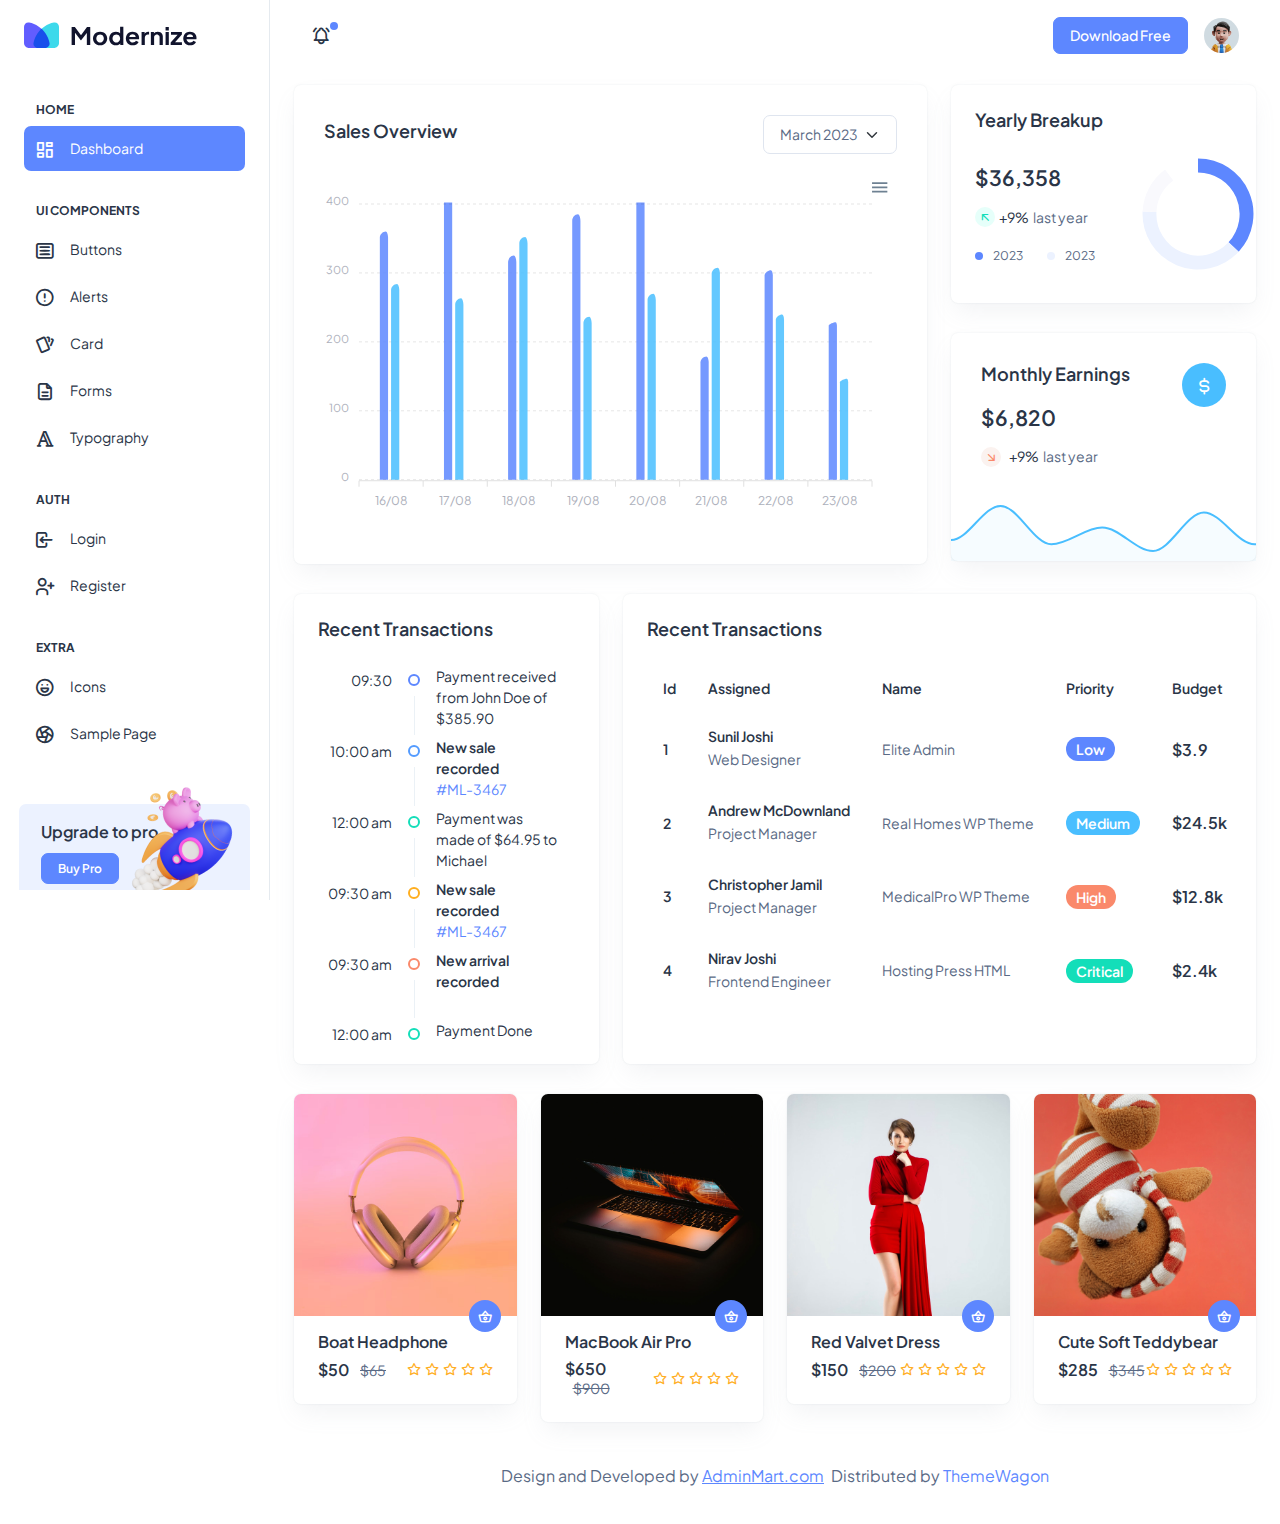
<file: wwwroot/Login_Register/src/html/index.html>
<!doctype html>
<html lang="en">

<head>
  <meta charset="utf-8">
  <meta name="viewport" content="width=device-width, initial-scale=1">
  <title>Modernize Free</title>
  <link rel="shortcut icon" type="image/png" href="../assets/images/logos/favicon.png" />
  <link rel="stylesheet" href="../assets/css/styles.min.css" />
</head>

<body>
  <!--  Body Wrapper -->
  <div class="page-wrapper" id="main-wrapper" data-layout="vertical" data-navbarbg="skin6" data-sidebartype="full"
    data-sidebar-position="fixed" data-header-position="fixed">
    <!-- Sidebar Start -->
    <aside class="left-sidebar">
      <!-- Sidebar scroll-->
      <div>
        <div class="brand-logo d-flex align-items-center justify-content-between">
          <a href="./index.html" class="text-nowrap logo-img">
            <img src="../assets/images/logos/dark-logo.svg" width="180" alt="" />
          </a>
          <div class="close-btn d-xl-none d-block sidebartoggler cursor-pointer" id="sidebarCollapse">
            <i class="ti ti-x fs-8"></i>
          </div>
        </div>
        <!-- Sidebar navigation-->
        <nav class="sidebar-nav scroll-sidebar" data-simplebar="">
          <ul id="sidebarnav">
            <li class="nav-small-cap">
              <i class="ti ti-dots nav-small-cap-icon fs-4"></i>
              <span class="hide-menu">Home</span>
            </li>
            <li class="sidebar-item">
              <a class="sidebar-link" href="./index.html" aria-expanded="false">
                <span>
                  <i class="ti ti-layout-dashboard"></i>
                </span>
                <span class="hide-menu">Dashboard</span>
              </a>
            </li>
            <li class="nav-small-cap">
              <i class="ti ti-dots nav-small-cap-icon fs-4"></i>
              <span class="hide-menu">UI COMPONENTS</span>
            </li>
            <li class="sidebar-item">
              <a class="sidebar-link" href="./ui-buttons.html" aria-expanded="false">
                <span>
                  <i class="ti ti-article"></i>
                </span>
                <span class="hide-menu">Buttons</span>
              </a>
            </li>
            <li class="sidebar-item">
              <a class="sidebar-link" href="./ui-alerts.html" aria-expanded="false">
                <span>
                  <i class="ti ti-alert-circle"></i>
                </span>
                <span class="hide-menu">Alerts</span>
              </a>
            </li>
            <li class="sidebar-item">
              <a class="sidebar-link" href="./ui-card.html" aria-expanded="false">
                <span>
                  <i class="ti ti-cards"></i>
                </span>
                <span class="hide-menu">Card</span>
              </a>
            </li>
            <li class="sidebar-item">
              <a class="sidebar-link" href="./ui-forms.html" aria-expanded="false">
                <span>
                  <i class="ti ti-file-description"></i>
                </span>
                <span class="hide-menu">Forms</span>
              </a>
            </li>
            <li class="sidebar-item">
              <a class="sidebar-link" href="./ui-typography.html" aria-expanded="false">
                <span>
                  <i class="ti ti-typography"></i>
                </span>
                <span class="hide-menu">Typography</span>
              </a>
            </li>
            <li class="nav-small-cap">
              <i class="ti ti-dots nav-small-cap-icon fs-4"></i>
              <span class="hide-menu">AUTH</span>
            </li>
            <li class="sidebar-item">
              <a class="sidebar-link" href="./authentication-login.html" aria-expanded="false">
                <span>
                  <i class="ti ti-login"></i>
                </span>
                <span class="hide-menu">Login</span>
              </a>
            </li>
            <li class="sidebar-item">
              <a class="sidebar-link" href="./authentication-register.html" aria-expanded="false">
                <span>
                  <i class="ti ti-user-plus"></i>
                </span>
                <span class="hide-menu">Register</span>
              </a>
            </li>
            <li class="nav-small-cap">
              <i class="ti ti-dots nav-small-cap-icon fs-4"></i>
              <span class="hide-menu">EXTRA</span>
            </li>
            <li class="sidebar-item">
              <a class="sidebar-link" href="./icon-tabler.html" aria-expanded="false">
                <span>
                  <i class="ti ti-mood-happy"></i>
                </span>
                <span class="hide-menu">Icons</span>
              </a>
            </li>
            <li class="sidebar-item">
              <a class="sidebar-link" href="./sample-page.html" aria-expanded="false">
                <span>
                  <i class="ti ti-aperture"></i>
                </span>
                <span class="hide-menu">Sample Page</span>
              </a>
            </li>
          </ul>
          <div class="unlimited-access hide-menu bg-light-primary position-relative mb-7 mt-5 rounded">
            <div class="d-flex">
              <div class="unlimited-access-title me-3">
                <h6 class="fw-semibold fs-4 mb-6 text-dark w-85">Upgrade to pro</h6>
                <a href="https://adminmart.com/product/modernize-bootstrap-5-admin-template/" target="_blank" class="btn btn-primary fs-2 fw-semibold lh-sm">Buy Pro</a>
              </div>
              <div class="unlimited-access-img">
                <img src="../assets/images/backgrounds/rocket.png" alt="" class="img-fluid">
              </div>
            </div>
          </div>
        </nav>
        <!-- End Sidebar navigation -->
      </div>
      <!-- End Sidebar scroll-->
    </aside>
    <!--  Sidebar End -->
    <!--  Main wrapper -->
    <div class="body-wrapper">
        <!--  Header Start -->
        <header class="app-header">
          <nav class="navbar navbar-expand-lg navbar-light">
            <ul class="navbar-nav">
              <li class="nav-item d-block d-xl-none">
                <a class="nav-link sidebartoggler nav-icon-hover" id="headerCollapse" href="javascript:void(0)">
                  <i class="ti ti-menu-2"></i>
                </a>
              </li>
              <li class="nav-item">
                <a class="nav-link nav-icon-hover" href="javascript:void(0)">
                  <i class="ti ti-bell-ringing"></i>
                  <div class="notification bg-primary rounded-circle"></div>
                </a>
              </li>
            </ul>
            <div class="navbar-collapse justify-content-end px-0" id="navbarNav">
              <ul class="navbar-nav flex-row ms-auto align-items-center justify-content-end">
                <a href="https://adminmart.com/product/modernize-free-bootstrap-admin-dashboard/" target="_blank" class="btn btn-primary">Download Free</a>
                <li class="nav-item dropdown">
                  <a class="nav-link nav-icon-hover" href="javascript:void(0)" id="drop2" data-bs-toggle="dropdown"
                    aria-expanded="false">
                    <img src="../assets/images/profile/user-1.jpg" alt="" width="35" height="35" class="rounded-circle">
                  </a>
                  <div class="dropdown-menu dropdown-menu-end dropdown-menu-animate-up" aria-labelledby="drop2">
                    <div class="message-body">
                      <a href="javascript:void(0)" class="d-flex align-items-center gap-2 dropdown-item">
                        <i class="ti ti-user fs-6"></i>
                        <p class="mb-0 fs-3">My Profile</p>
                      </a>
                      <a href="javascript:void(0)" class="d-flex align-items-center gap-2 dropdown-item">
                        <i class="ti ti-mail fs-6"></i>
                        <p class="mb-0 fs-3">My Account</p>
                      </a>
                      <a href="javascript:void(0)" class="d-flex align-items-center gap-2 dropdown-item">
                        <i class="ti ti-list-check fs-6"></i>
                        <p class="mb-0 fs-3">My Task</p>
                      </a>
                      <a href="./authentication-login.html" class="btn btn-outline-primary mx-3 mt-2 d-block">Logout</a>
                    </div>
                  </div>
                </li>
              </ul>
            </div>
          </nav>
        </header>
        <!--  Header End -->
      <div class="container-fluid">
        <!--  Row 1 -->
        <div class="row">
          <div class="col-lg-8 d-flex align-items-strech">
            <div class="card w-100">
              <div class="card-body">
                <div class="d-sm-flex d-block align-items-center justify-content-between mb-9">
                  <div class="mb-3 mb-sm-0">
                    <h5 class="card-title fw-semibold">Sales Overview</h5>
                  </div>
                  <div>
                    <select class="form-select">
                      <option value="1">March 2023</option>
                      <option value="2">April 2023</option>
                      <option value="3">May 2023</option>
                      <option value="4">June 2023</option>
                    </select>
                  </div>
                </div>
                <div id="chart"></div>
              </div>
            </div>
          </div>
          <div class="col-lg-4">
            <div class="row">
              <div class="col-lg-12">
                <!-- Yearly Breakup -->
                <div class="card overflow-hidden">
                  <div class="card-body p-4">
                    <h5 class="card-title mb-9 fw-semibold">Yearly Breakup</h5>
                    <div class="row align-items-center">
                      <div class="col-8">
                        <h4 class="fw-semibold mb-3">$36,358</h4>
                        <div class="d-flex align-items-center mb-3">
                          <span
                            class="me-1 rounded-circle bg-light-success round-20 d-flex align-items-center justify-content-center">
                            <i class="ti ti-arrow-up-left text-success"></i>
                          </span>
                          <p class="text-dark me-1 fs-3 mb-0">+9%</p>
                          <p class="fs-3 mb-0">last year</p>
                        </div>
                        <div class="d-flex align-items-center">
                          <div class="me-4">
                            <span class="round-8 bg-primary rounded-circle me-2 d-inline-block"></span>
                            <span class="fs-2">2023</span>
                          </div>
                          <div>
                            <span class="round-8 bg-light-primary rounded-circle me-2 d-inline-block"></span>
                            <span class="fs-2">2023</span>
                          </div>
                        </div>
                      </div>
                      <div class="col-4">
                        <div class="d-flex justify-content-center">
                          <div id="breakup"></div>
                        </div>
                      </div>
                    </div>
                  </div>
                </div>
              </div>
              <div class="col-lg-12">
                <!-- Monthly Earnings -->
                <div class="card">
                  <div class="card-body">
                    <div class="row alig n-items-start">
                      <div class="col-8">
                        <h5 class="card-title mb-9 fw-semibold"> Monthly Earnings </h5>
                        <h4 class="fw-semibold mb-3">$6,820</h4>
                        <div class="d-flex align-items-center pb-1">
                          <span
                            class="me-2 rounded-circle bg-light-danger round-20 d-flex align-items-center justify-content-center">
                            <i class="ti ti-arrow-down-right text-danger"></i>
                          </span>
                          <p class="text-dark me-1 fs-3 mb-0">+9%</p>
                          <p class="fs-3 mb-0">last year</p>
                        </div>
                      </div>
                      <div class="col-4">
                        <div class="d-flex justify-content-end">
                          <div
                            class="text-white bg-secondary rounded-circle p-6 d-flex align-items-center justify-content-center">
                            <i class="ti ti-currency-dollar fs-6"></i>
                          </div>
                        </div>
                      </div>
                    </div>
                  </div>
                  <div id="earning"></div>
                </div>
              </div>
            </div>
          </div>
        </div>
        <div class="row">
          <div class="col-lg-4 d-flex align-items-stretch">
            <div class="card w-100">
              <div class="card-body p-4">
                <div class="mb-4">
                  <h5 class="card-title fw-semibold">Recent Transactions</h5>
                </div>
                <ul class="timeline-widget mb-0 position-relative mb-n5">
                  <li class="timeline-item d-flex position-relative overflow-hidden">
                    <div class="timeline-time text-dark flex-shrink-0 text-end">09:30</div>
                    <div class="timeline-badge-wrap d-flex flex-column align-items-center">
                      <span class="timeline-badge border-2 border border-primary flex-shrink-0 my-8"></span>
                      <span class="timeline-badge-border d-block flex-shrink-0"></span>
                    </div>
                    <div class="timeline-desc fs-3 text-dark mt-n1">Payment received from John Doe of $385.90</div>
                  </li>
                  <li class="timeline-item d-flex position-relative overflow-hidden">
                    <div class="timeline-time text-dark flex-shrink-0 text-end">10:00 am</div>
                    <div class="timeline-badge-wrap d-flex flex-column align-items-center">
                      <span class="timeline-badge border-2 border border-info flex-shrink-0 my-8"></span>
                      <span class="timeline-badge-border d-block flex-shrink-0"></span>
                    </div>
                    <div class="timeline-desc fs-3 text-dark mt-n1 fw-semibold">New sale recorded <a
                        href="javascript:void(0)" class="text-primary d-block fw-normal">#ML-3467</a>
                    </div>
                  </li>
                  <li class="timeline-item d-flex position-relative overflow-hidden">
                    <div class="timeline-time text-dark flex-shrink-0 text-end">12:00 am</div>
                    <div class="timeline-badge-wrap d-flex flex-column align-items-center">
                      <span class="timeline-badge border-2 border border-success flex-shrink-0 my-8"></span>
                      <span class="timeline-badge-border d-block flex-shrink-0"></span>
                    </div>
                    <div class="timeline-desc fs-3 text-dark mt-n1">Payment was made of $64.95 to Michael</div>
                  </li>
                  <li class="timeline-item d-flex position-relative overflow-hidden">
                    <div class="timeline-time text-dark flex-shrink-0 text-end">09:30 am</div>
                    <div class="timeline-badge-wrap d-flex flex-column align-items-center">
                      <span class="timeline-badge border-2 border border-warning flex-shrink-0 my-8"></span>
                      <span class="timeline-badge-border d-block flex-shrink-0"></span>
                    </div>
                    <div class="timeline-desc fs-3 text-dark mt-n1 fw-semibold">New sale recorded <a
                        href="javascript:void(0)" class="text-primary d-block fw-normal">#ML-3467</a>
                    </div>
                  </li>
                  <li class="timeline-item d-flex position-relative overflow-hidden">
                    <div class="timeline-time text-dark flex-shrink-0 text-end">09:30 am</div>
                    <div class="timeline-badge-wrap d-flex flex-column align-items-center">
                      <span class="timeline-badge border-2 border border-danger flex-shrink-0 my-8"></span>
                      <span class="timeline-badge-border d-block flex-shrink-0"></span>
                    </div>
                    <div class="timeline-desc fs-3 text-dark mt-n1 fw-semibold">New arrival recorded 
                    </div>
                  </li>
                  <li class="timeline-item d-flex position-relative overflow-hidden">
                    <div class="timeline-time text-dark flex-shrink-0 text-end">12:00 am</div>
                    <div class="timeline-badge-wrap d-flex flex-column align-items-center">
                      <span class="timeline-badge border-2 border border-success flex-shrink-0 my-8"></span>
                    </div>
                    <div class="timeline-desc fs-3 text-dark mt-n1">Payment Done</div>
                  </li>
                </ul>
              </div>
            </div>
          </div>
          <div class="col-lg-8 d-flex align-items-stretch">
            <div class="card w-100">
              <div class="card-body p-4">
                <h5 class="card-title fw-semibold mb-4">Recent Transactions</h5>
                <div class="table-responsive">
                  <table class="table text-nowrap mb-0 align-middle">
                    <thead class="text-dark fs-4">
                      <tr>
                        <th class="border-bottom-0">
                          <h6 class="fw-semibold mb-0">Id</h6>
                        </th>
                        <th class="border-bottom-0">
                          <h6 class="fw-semibold mb-0">Assigned</h6>
                        </th>
                        <th class="border-bottom-0">
                          <h6 class="fw-semibold mb-0">Name</h6>
                        </th>
                        <th class="border-bottom-0">
                          <h6 class="fw-semibold mb-0">Priority</h6>
                        </th>
                        <th class="border-bottom-0">
                          <h6 class="fw-semibold mb-0">Budget</h6>
                        </th>
                      </tr>
                    </thead>
                    <tbody>
                      <tr>
                        <td class="border-bottom-0"><h6 class="fw-semibold mb-0">1</h6></td>
                        <td class="border-bottom-0">
                            <h6 class="fw-semibold mb-1">Sunil Joshi</h6>
                            <span class="fw-normal">Web Designer</span>                          
                        </td>
                        <td class="border-bottom-0">
                          <p class="mb-0 fw-normal">Elite Admin</p>
                        </td>
                        <td class="border-bottom-0">
                          <div class="d-flex align-items-center gap-2">
                            <span class="badge bg-primary rounded-3 fw-semibold">Low</span>
                          </div>
                        </td>
                        <td class="border-bottom-0">
                          <h6 class="fw-semibold mb-0 fs-4">$3.9</h6>
                        </td>
                      </tr> 
                      <tr>
                        <td class="border-bottom-0"><h6 class="fw-semibold mb-0">2</h6></td>
                        <td class="border-bottom-0">
                            <h6 class="fw-semibold mb-1">Andrew McDownland</h6>
                            <span class="fw-normal">Project Manager</span>                          
                        </td>
                        <td class="border-bottom-0">
                          <p class="mb-0 fw-normal">Real Homes WP Theme</p>
                        </td>
                        <td class="border-bottom-0">
                          <div class="d-flex align-items-center gap-2">
                            <span class="badge bg-secondary rounded-3 fw-semibold">Medium</span>
                          </div>
                        </td>
                        <td class="border-bottom-0">
                          <h6 class="fw-semibold mb-0 fs-4">$24.5k</h6>
                        </td>
                      </tr> 
                      <tr>
                        <td class="border-bottom-0"><h6 class="fw-semibold mb-0">3</h6></td>
                        <td class="border-bottom-0">
                            <h6 class="fw-semibold mb-1">Christopher Jamil</h6>
                            <span class="fw-normal">Project Manager</span>                          
                        </td>
                        <td class="border-bottom-0">
                          <p class="mb-0 fw-normal">MedicalPro WP Theme</p>
                        </td>
                        <td class="border-bottom-0">
                          <div class="d-flex align-items-center gap-2">
                            <span class="badge bg-danger rounded-3 fw-semibold">High</span>
                          </div>
                        </td>
                        <td class="border-bottom-0">
                          <h6 class="fw-semibold mb-0 fs-4">$12.8k</h6>
                        </td>
                      </tr>      
                      <tr>
                        <td class="border-bottom-0"><h6 class="fw-semibold mb-0">4</h6></td>
                        <td class="border-bottom-0">
                            <h6 class="fw-semibold mb-1">Nirav Joshi</h6>
                            <span class="fw-normal">Frontend Engineer</span>                          
                        </td>
                        <td class="border-bottom-0">
                          <p class="mb-0 fw-normal">Hosting Press HTML</p>
                        </td>
                        <td class="border-bottom-0">
                          <div class="d-flex align-items-center gap-2">
                            <span class="badge bg-success rounded-3 fw-semibold">Critical</span>
                          </div>
                        </td>
                        <td class="border-bottom-0">
                          <h6 class="fw-semibold mb-0 fs-4">$2.4k</h6>
                        </td>
                      </tr>                       
                    </tbody>
                  </table>
                </div>
              </div>
            </div>
          </div>
        </div>
        <div class="row">
          <div class="col-sm-6 col-xl-3">
            <div class="card overflow-hidden rounded-2">
              <div class="position-relative">
                <a href="javascript:void(0)"><img src="../assets/images/products/s4.jpg" class="card-img-top rounded-0" alt="..."></a>
                <a href="javascript:void(0)" class="bg-primary rounded-circle p-2 text-white d-inline-flex position-absolute bottom-0 end-0 mb-n3 me-3" data-bs-toggle="tooltip" data-bs-placement="top" data-bs-title="Add To Cart"><i class="ti ti-basket fs-4"></i></a>                      </div>
              <div class="card-body pt-3 p-4">
                <h6 class="fw-semibold fs-4">Boat Headphone</h6>
                <div class="d-flex align-items-center justify-content-between">
                  <h6 class="fw-semibold fs-4 mb-0">$50 <span class="ms-2 fw-normal text-muted fs-3"><del>$65</del></span></h6>
                  <ul class="list-unstyled d-flex align-items-center mb-0">
                    <li><a class="me-1" href="javascript:void(0)"><i class="ti ti-star text-warning"></i></a></li>
                    <li><a class="me-1" href="javascript:void(0)"><i class="ti ti-star text-warning"></i></a></li>
                    <li><a class="me-1" href="javascript:void(0)"><i class="ti ti-star text-warning"></i></a></li>
                    <li><a class="me-1" href="javascript:void(0)"><i class="ti ti-star text-warning"></i></a></li>
                    <li><a class="" href="javascript:void(0)"><i class="ti ti-star text-warning"></i></a></li>
                  </ul>
                </div>
              </div>
            </div>
          </div>
          <div class="col-sm-6 col-xl-3">
            <div class="card overflow-hidden rounded-2">
              <div class="position-relative">
                <a href="javascript:void(0)"><img src="../assets/images/products/s5.jpg" class="card-img-top rounded-0" alt="..."></a>
                <a href="javascript:void(0)" class="bg-primary rounded-circle p-2 text-white d-inline-flex position-absolute bottom-0 end-0 mb-n3 me-3" data-bs-toggle="tooltip" data-bs-placement="top" data-bs-title="Add To Cart"><i class="ti ti-basket fs-4"></i></a>                      </div>
              <div class="card-body pt-3 p-4">
                <h6 class="fw-semibold fs-4">MacBook Air Pro</h6>
                <div class="d-flex align-items-center justify-content-between">
                  <h6 class="fw-semibold fs-4 mb-0">$650 <span class="ms-2 fw-normal text-muted fs-3"><del>$900</del></span></h6>
                  <ul class="list-unstyled d-flex align-items-center mb-0">
                    <li><a class="me-1" href="javascript:void(0)"><i class="ti ti-star text-warning"></i></a></li>
                    <li><a class="me-1" href="javascript:void(0)"><i class="ti ti-star text-warning"></i></a></li>
                    <li><a class="me-1" href="javascript:void(0)"><i class="ti ti-star text-warning"></i></a></li>
                    <li><a class="me-1" href="javascript:void(0)"><i class="ti ti-star text-warning"></i></a></li>
                    <li><a class="" href="javascript:void(0)"><i class="ti ti-star text-warning"></i></a></li>
                  </ul>
                </div>
              </div>
            </div>
          </div>
          <div class="col-sm-6 col-xl-3">
            <div class="card overflow-hidden rounded-2">
              <div class="position-relative">
                <a href="javascript:void(0)"><img src="../assets/images/products/s7.jpg" class="card-img-top rounded-0" alt="..."></a>
                <a href="javascript:void(0)" class="bg-primary rounded-circle p-2 text-white d-inline-flex position-absolute bottom-0 end-0 mb-n3 me-3" data-bs-toggle="tooltip" data-bs-placement="top" data-bs-title="Add To Cart"><i class="ti ti-basket fs-4"></i></a>                      </div>
              <div class="card-body pt-3 p-4">
                <h6 class="fw-semibold fs-4">Red Valvet Dress</h6>
                <div class="d-flex align-items-center justify-content-between">
                  <h6 class="fw-semibold fs-4 mb-0">$150 <span class="ms-2 fw-normal text-muted fs-3"><del>$200</del></span></h6>
                  <ul class="list-unstyled d-flex align-items-center mb-0">
                    <li><a class="me-1" href="javascript:void(0)"><i class="ti ti-star text-warning"></i></a></li>
                    <li><a class="me-1" href="javascript:void(0)"><i class="ti ti-star text-warning"></i></a></li>
                    <li><a class="me-1" href="javascript:void(0)"><i class="ti ti-star text-warning"></i></a></li>
                    <li><a class="me-1" href="javascript:void(0)"><i class="ti ti-star text-warning"></i></a></li>
                    <li><a class="" href="javascript:void(0)"><i class="ti ti-star text-warning"></i></a></li>
                  </ul>
                </div>
              </div>
            </div>
          </div>
          <div class="col-sm-6 col-xl-3">
            <div class="card overflow-hidden rounded-2">
              <div class="position-relative">
                <a href="javascript:void(0)"><img src="../assets/images/products/s11.jpg" class="card-img-top rounded-0" alt="..."></a>
                <a href="javascript:void(0)" class="bg-primary rounded-circle p-2 text-white d-inline-flex position-absolute bottom-0 end-0 mb-n3 me-3" data-bs-toggle="tooltip" data-bs-placement="top" data-bs-title="Add To Cart"><i class="ti ti-basket fs-4"></i></a>                      </div>
              <div class="card-body pt-3 p-4">
                <h6 class="fw-semibold fs-4">Cute Soft Teddybear</h6>
                <div class="d-flex align-items-center justify-content-between">
                  <h6 class="fw-semibold fs-4 mb-0">$285 <span class="ms-2 fw-normal text-muted fs-3"><del>$345</del></span></h6>
                  <ul class="list-unstyled d-flex align-items-center mb-0">
                    <li><a class="me-1" href="javascript:void(0)"><i class="ti ti-star text-warning"></i></a></li>
                    <li><a class="me-1" href="javascript:void(0)"><i class="ti ti-star text-warning"></i></a></li>
                    <li><a class="me-1" href="javascript:void(0)"><i class="ti ti-star text-warning"></i></a></li>
                    <li><a class="me-1" href="javascript:void(0)"><i class="ti ti-star text-warning"></i></a></li>
                    <li><a class="" href="javascript:void(0)"><i class="ti ti-star text-warning"></i></a></li>
                  </ul>
                </div>
              </div>
            </div>
          </div>
        </div>
        <div class="py-6 px-6 text-center">
          <p class="mb-0 fs-4">Design and Developed by <a href="https://adminmart.com/" target="_blank" class="pe-1 text-primary text-decoration-underline">AdminMart.com</a> Distributed by <a href="https://themewagon.com">ThemeWagon</a></p>
        </div>
      </div>
    </div>
  </div>
  <script src="../assets/libs/jquery/dist/jquery.min.js"></script>
  <script src="../assets/libs/bootstrap/dist/js/bootstrap.bundle.min.js"></script>
  <script src="../assets/js/sidebarmenu.js"></script>
  <script src="../assets/js/app.min.js"></script>
  <script src="../assets/libs/apexcharts/dist/apexcharts.min.js"></script>
  <script src="../assets/libs/simplebar/dist/simplebar.js"></script>
  <script src="../assets/js/dashboard.js"></script>
</body>

</html>
</file>
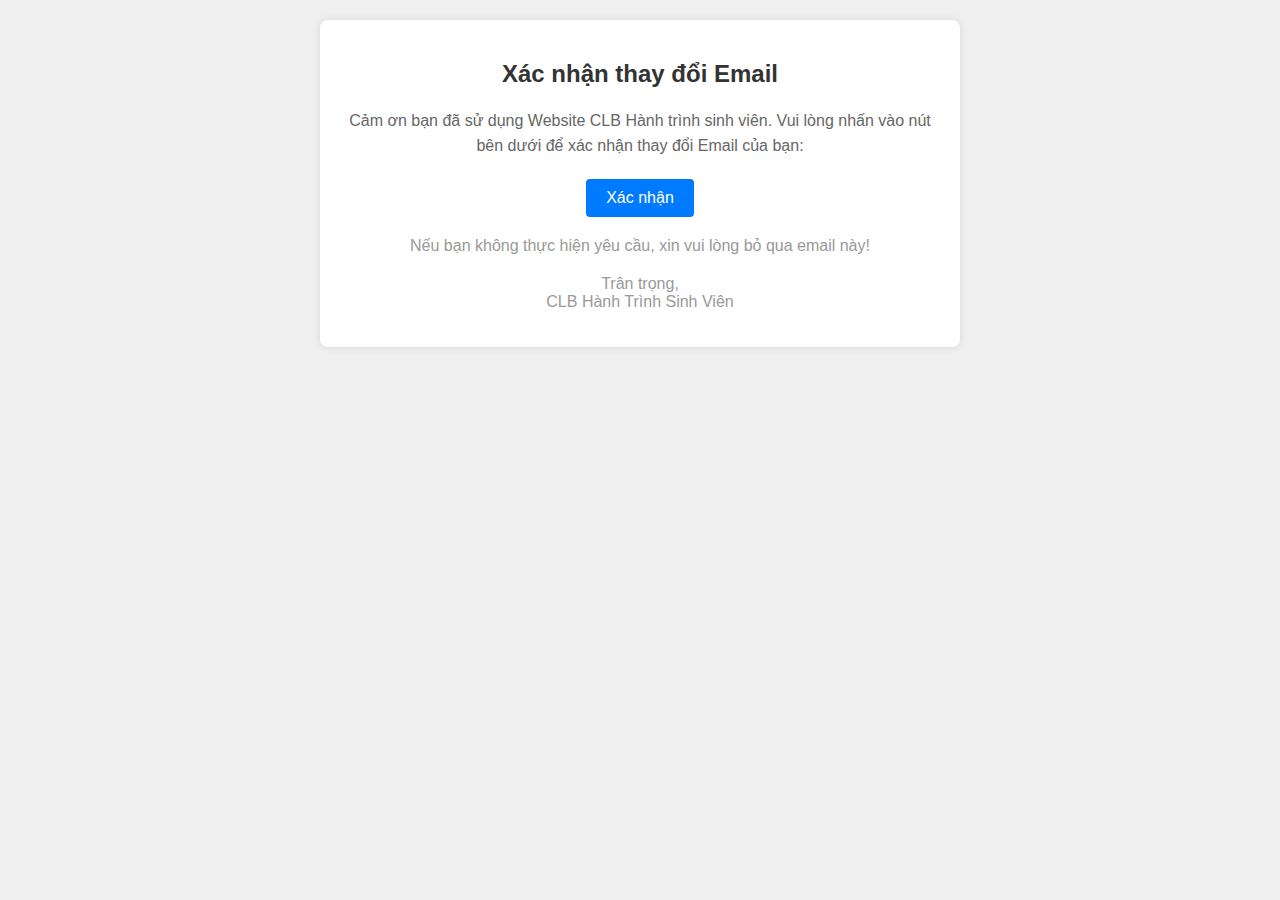
<file: wwwroot/email_template/change_email_confirm.html>
﻿<!DOCTYPE html>
<html lang="en">
<head>
    <meta charset="UTF-8">
    <meta name="viewport" content="width=device-width, initial-scale=1.0">
    <title>Xác nhận đăng ký</title>
</head>
<body style="font-family: Arial, sans-serif; background-color: #f0f0f0; margin: 0; padding: 0;">

    <div style="max-width: 600px; margin: 20px auto; background-color: #ffffff; padding: 20px; border-radius: 8px; box-shadow: 0 0 10px rgba(0, 0, 0, 0.1); text-align: center;">
        <h2 style="color: #333333;">Xác nhận thay đổi Email</h2>
        <p style="margin-bottom: 20px; line-height: 1.6; color: #666666;">Cảm ơn bạn đã sử dụng Website CLB Hành trình sinh viên. Vui lòng nhấn vào nút bên dưới để xác nhận thay đổi Email của bạn:</p>
        <a href="{{link}}" style="display: inline-block; padding: 10px 20px; background-color: #007bff; color: #ffffff; text-decoration: none; text-align: center; border-radius: 4px; transition: background-color 0.3s ease; cursor: pointer;"
           onmouseover="this.style.backgroundColor='#0056b3'"
           onmouseout="this.style.backgroundColor='#007bff'">Xác nhận</a>
        <p style="margin-top: 20px; color: #999999;">Nếu bạn không thực hiện yêu cầu, xin vui lòng bỏ qua email này!</p>
        <p style="margin-top: 20px; color: #999999;">Trân trọng,<br>CLB Hành Trình Sinh Viên</p>
    </div>
</body>
</html>
</file>
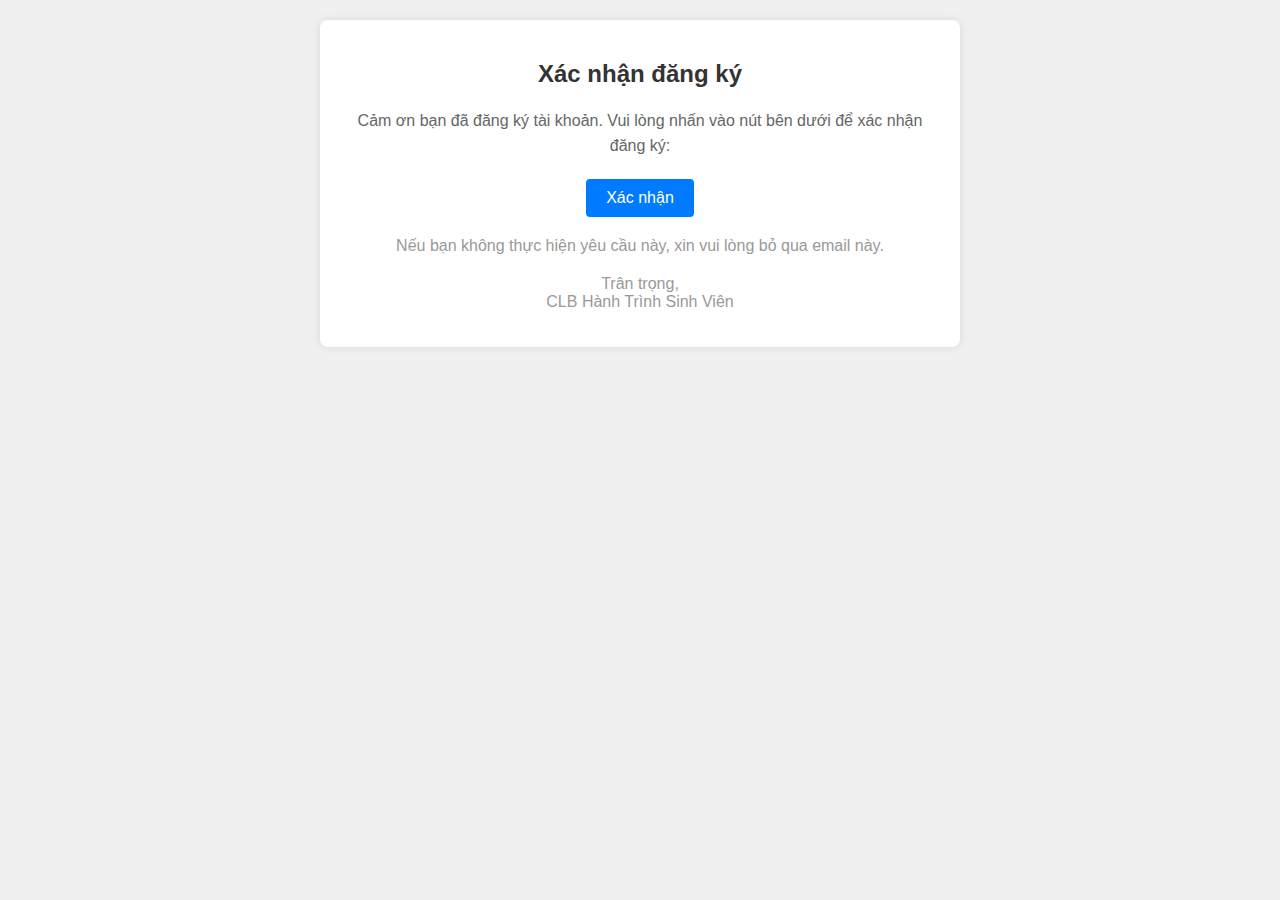
<file: wwwroot/email_template/register_comfirm.html>
﻿<!DOCTYPE html>
<html lang="en">
<head>
    <meta charset="UTF-8">
    <meta name="viewport" content="width=device-width, initial-scale=1.0">
    <title>Xác nhận đăng ký</title>
</head>
<body style="font-family: Arial, sans-serif; background-color: #f0f0f0; margin: 0; padding: 0;">

    <div style="max-width: 600px; margin: 20px auto; background-color: #ffffff; padding: 20px; border-radius: 8px; box-shadow: 0 0 10px rgba(0, 0, 0, 0.1); text-align: center;">
        <h2 style="color: #333333;">Xác nhận đăng ký</h2>
        <p style="margin-bottom: 20px; line-height: 1.6; color: #666666;">Cảm ơn bạn đã đăng ký tài khoản. Vui lòng nhấn vào nút bên dưới để xác nhận đăng ký:</p>
        <a href="{{link}}" style="display: inline-block; padding: 10px 20px; background-color: #007bff; color: #ffffff; text-decoration: none; text-align: center; border-radius: 4px; transition: background-color 0.3s ease; cursor: pointer;"
           onmouseover="this.style.backgroundColor='#0056b3'"
           onmouseout="this.style.backgroundColor='#007bff'">Xác nhận</a>
        <p style="margin-top: 20px; color: #999999;">Nếu bạn không thực hiện yêu cầu này, xin vui lòng bỏ qua email này.</p>
        <p style="margin-top: 20px; color: #999999;">Trân trọng,<br>CLB Hành Trình Sinh Viên</p>
    </div>

</body>
</html>
</file>
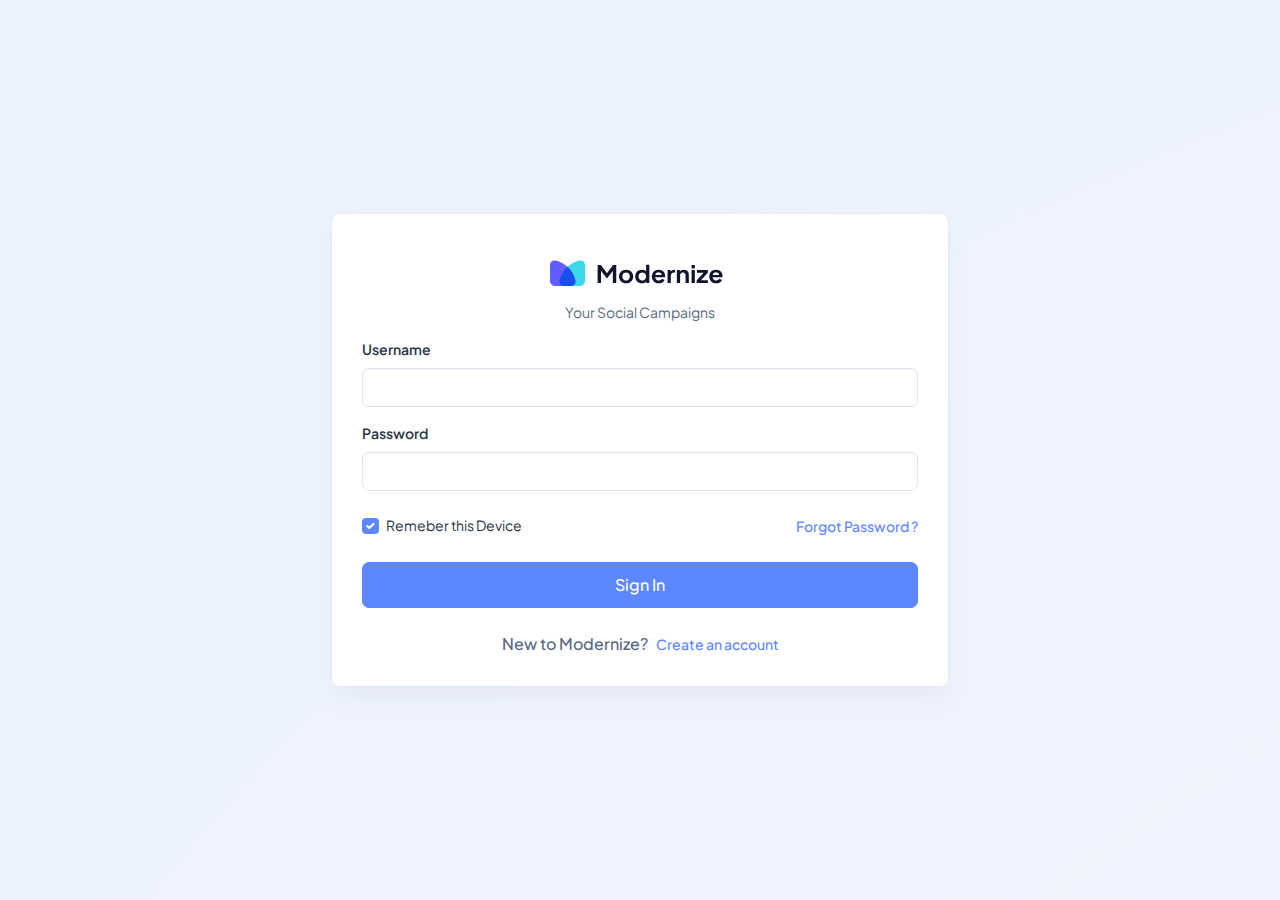
<file: wwwroot/Login_Register/src/html/authentication-login.html>
<!doctype html>
<html lang="en">

<head>
  <meta charset="utf-8">
  <meta name="viewport" content="width=device-width, initial-scale=1">
  <title>Hello</title>
  <link rel="shortcut icon" type="image/png" href="../assets/images/logos/favicon.png" />
  <link rel="stylesheet" href="../assets/css/styles.min.css" />
</head>

<body>
  <!--  Body Wrapper -->
  <div class="page-wrapper" id="main-wrapper" data-layout="vertical" data-navbarbg="skin6" data-sidebartype="full"
    data-sidebar-position="fixed" data-header-position="fixed">
    <div
      class="position-relative overflow-hidden radial-gradient min-vh-100 d-flex align-items-center justify-content-center">
      <div class="d-flex align-items-center justify-content-center w-100">
        <div class="row justify-content-center w-100">
          <div class="col-md-8 col-lg-6 col-xxl-3">
            <div class="card mb-0">
              <div class="card-body">
                <a href="./index.html" class="text-nowrap logo-img text-center d-block py-3 w-100">
                  <img src="../assets/images/logos/dark-logo.svg" width="180" alt="">
                </a>
                <p class="text-center">Your Social Campaigns</p>
                <form>
                  <div class="mb-3">
                    <label for="exampleInputEmail1" class="form-label">Username</label>
                    <input type="email" class="form-control" id="exampleInputEmail1" aria-describedby="emailHelp">
                  </div>
                  <div class="mb-4">
                    <label for="exampleInputPassword1" class="form-label">Password</label>
                    <input type="password" class="form-control" id="exampleInputPassword1">
                  </div>
                  <div class="d-flex align-items-center justify-content-between mb-4">
                    <div class="form-check">
                      <input class="form-check-input primary" type="checkbox" value="" id="flexCheckChecked" checked>
                      <label class="form-check-label text-dark" for="flexCheckChecked">
                        Remeber this Device
                      </label>
                    </div>
                    <a class="text-primary fw-bold" href="./index.html">Forgot Password ?</a>
                  </div>
                  <a href="./index.html" class="btn btn-primary w-100 py-8 fs-4 mb-4 rounded-2">Sign In</a>
                  <div class="d-flex align-items-center justify-content-center">
                    <p class="fs-4 mb-0 fw-bold">New to Modernize?</p>
                    <a class="text-primary fw-bold ms-2" href="./authentication-register.html">Create an account</a>
                  </div>
                </form>
              </div>
            </div>
          </div>
        </div>
      </div>
    </div>
  </div>
  <script src="../assets/libs/jquery/dist/jquery.min.js"></script>
  <script src="../assets/libs/bootstrap/dist/js/bootstrap.bundle.min.js"></script>
</body>

</html>
</file>
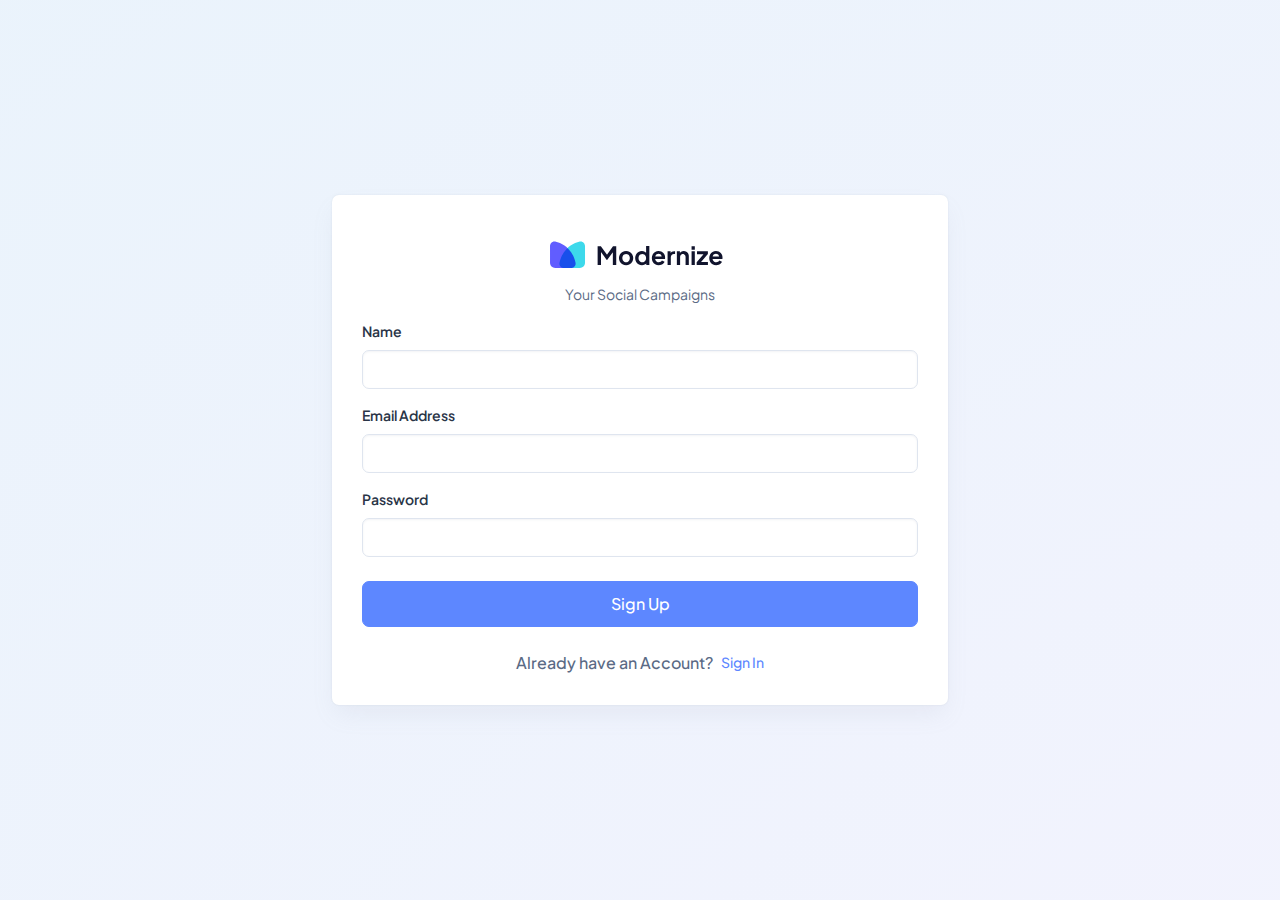
<file: wwwroot/Login_Register/src/html/authentication-register.html>
<!doctype html>
  <html lang="en">

  <head>
    <meta charset="utf-8">
    <meta name="viewport" content="width=device-width, initial-scale=1">
    <title>Modernize Free</title>
    <link rel="shortcut icon" type="image/png" href="../assets/images/logos/favicon.png" />
    <link rel="stylesheet" href="../assets/css/styles.min.css" />
  </head>

  <body>
    <!--  Body Wrapper -->
    <div class="page-wrapper" id="main-wrapper" data-layout="vertical" data-navbarbg="skin6" data-sidebartype="full"
      data-sidebar-position="fixed" data-header-position="fixed">
      <div
        class="position-relative overflow-hidden radial-gradient min-vh-100 d-flex align-items-center justify-content-center">
        <div class="d-flex align-items-center justify-content-center w-100">
          <div class="row justify-content-center w-100">
            <div class="col-md-8 col-lg-6 col-xxl-3">
              <div class="card mb-0">
                <div class="card-body">
                  <a href="./index.html" class="text-nowrap logo-img text-center d-block py-3 w-100">
                    <img src="../assets/images/logos/dark-logo.svg" width="180" alt="">
                  </a>
                  <p class="text-center">Your Social Campaigns</p>
                  <form>
                    <div class="mb-3">
                      <label for="exampleInputtext1" class="form-label">Name</label>
                      <input type="text" class="form-control" id="exampleInputtext1" aria-describedby="textHelp">
                    </div>
                    <div class="mb-3">
                      <label for="exampleInputEmail1" class="form-label">Email Address</label>
                      <input type="email" class="form-control" id="exampleInputEmail1" aria-describedby="emailHelp">
                    </div>
                    <div class="mb-4">
                      <label for="exampleInputPassword1" class="form-label">Password</label>
                      <input type="password" class="form-control" id="exampleInputPassword1">
                    </div>
                    <a href="./index.html" class="btn btn-primary w-100 py-8 fs-4 mb-4 rounded-2">Sign Up</a>
                    <div class="d-flex align-items-center justify-content-center">
                      <p class="fs-4 mb-0 fw-bold">Already have an Account?</p>
                      <a class="text-primary fw-bold ms-2" href="./authentication-login.html">Sign In</a>
                    </div>
                  </form>
                </div>
              </div>
            </div>
          </div>
        </div>
      </div>
    </div>
    <script src="../assets/libs/jquery/dist/jquery.min.js"></script>
    <script src="../assets/libs/bootstrap/dist/js/bootstrap.bundle.min.js"></script>
  </body>

  </html>
</file>
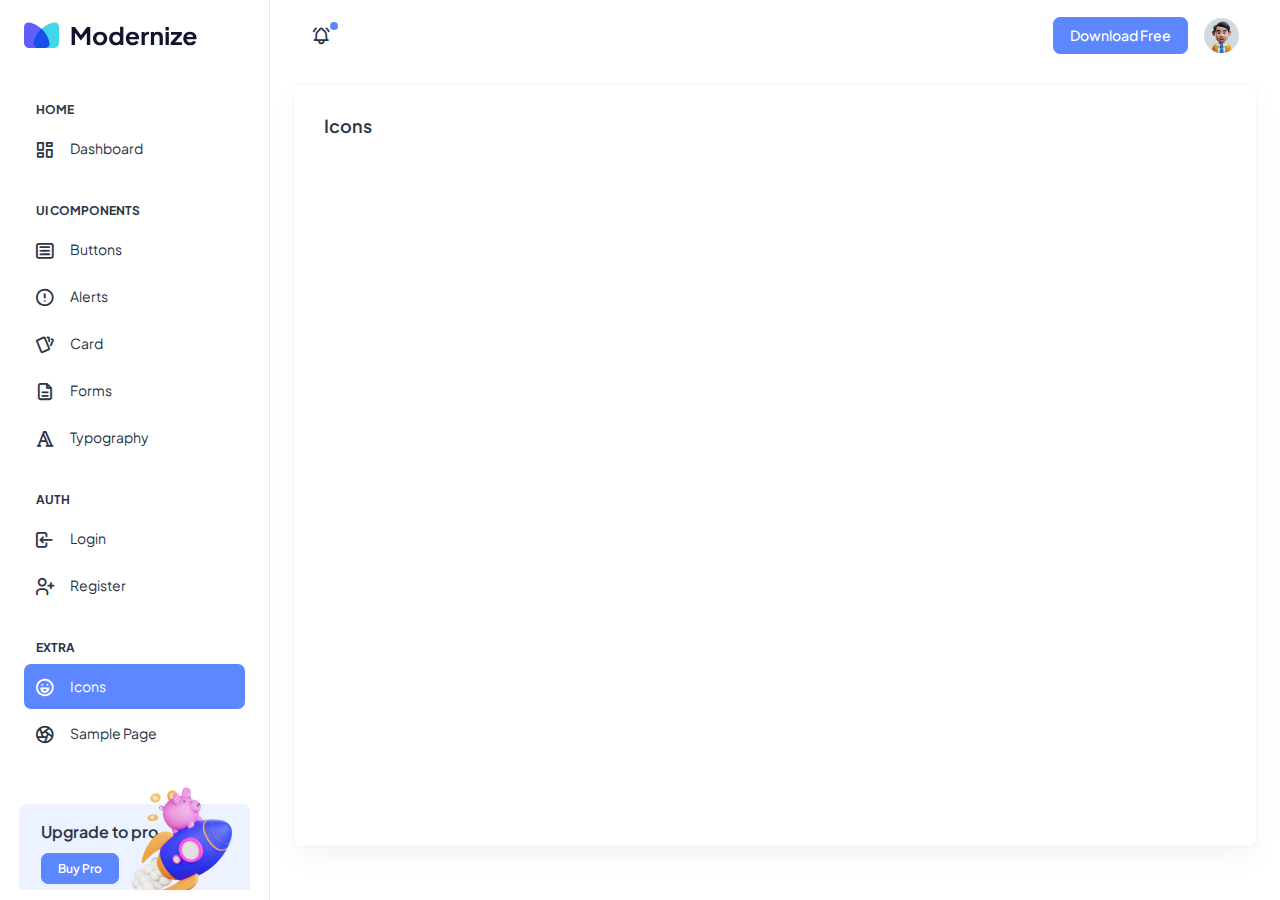
<file: wwwroot/Login_Register/src/html/icon-tabler.html>
<!doctype html>
<html lang="en">

<head>
  <meta charset="utf-8">
  <meta name="viewport" content="width=device-width, initial-scale=1">
  <title>Modernize Free</title>
  <link rel="shortcut icon" type="image/png" href="../assets/images/logos/favicon.png" />
  <link rel="stylesheet" href="../assets/css/styles.min.css" />
</head>

<body>
  <!--  Body Wrapper -->
  <div class="page-wrapper" id="main-wrapper" data-layout="vertical" data-navbarbg="skin6" data-sidebartype="full"
    data-sidebar-position="fixed" data-header-position="fixed">
    <!-- Sidebar Start -->
    <aside class="left-sidebar">
      <!-- Sidebar scroll-->
      <div>
        <div class="brand-logo d-flex align-items-center justify-content-between">
          <a href="./index.html" class="text-nowrap logo-img">
            <img src="../assets/images/logos/dark-logo.svg" width="180" alt="" />
          </a>
          <div class="close-btn d-xl-none d-block sidebartoggler cursor-pointer" id="sidebarCollapse">
            <i class="ti ti-x fs-8"></i>
          </div>
        </div>
        <!-- Sidebar navigation-->
        <nav class="sidebar-nav scroll-sidebar" data-simplebar="">
          <ul id="sidebarnav">
            <li class="nav-small-cap">
              <i class="ti ti-dots nav-small-cap-icon fs-4"></i>
              <span class="hide-menu">Home</span>
            </li>
            <li class="sidebar-item">
              <a class="sidebar-link" href="./index.html" aria-expanded="false">
                <span>
                  <i class="ti ti-layout-dashboard"></i>
                </span>
                <span class="hide-menu">Dashboard</span>
              </a>
            </li>
            <li class="nav-small-cap">
              <i class="ti ti-dots nav-small-cap-icon fs-4"></i>
              <span class="hide-menu">UI COMPONENTS</span>
            </li>
            <li class="sidebar-item">
              <a class="sidebar-link" href="./ui-buttons.html" aria-expanded="false">
                <span>
                  <i class="ti ti-article"></i>
                </span>
                <span class="hide-menu">Buttons</span>
              </a>
            </li>
            <li class="sidebar-item">
              <a class="sidebar-link" href="./ui-alerts.html" aria-expanded="false">
                <span>
                  <i class="ti ti-alert-circle"></i>
                </span>
                <span class="hide-menu">Alerts</span>
              </a>
            </li>
            <li class="sidebar-item">
              <a class="sidebar-link" href="./ui-card.html" aria-expanded="false">
                <span>
                  <i class="ti ti-cards"></i>
                </span>
                <span class="hide-menu">Card</span>
              </a>
            </li>
            <li class="sidebar-item">
              <a class="sidebar-link" href="./ui-forms.html" aria-expanded="false">
                <span>
                  <i class="ti ti-file-description"></i>
                </span>
                <span class="hide-menu">Forms</span>
              </a>
            </li>
            <li class="sidebar-item">
              <a class="sidebar-link" href="./ui-typography.html" aria-expanded="false">
                <span>
                  <i class="ti ti-typography"></i>
                </span>
                <span class="hide-menu">Typography</span>
              </a>
            </li>
            <li class="nav-small-cap">
              <i class="ti ti-dots nav-small-cap-icon fs-4"></i>
              <span class="hide-menu">AUTH</span>
            </li>
            <li class="sidebar-item">
              <a class="sidebar-link" href="./authentication-login.html" aria-expanded="false">
                <span>
                  <i class="ti ti-login"></i>
                </span>
                <span class="hide-menu">Login</span>
              </a>
            </li>
            <li class="sidebar-item">
              <a class="sidebar-link" href="./authentication-register.html" aria-expanded="false">
                <span>
                  <i class="ti ti-user-plus"></i>
                </span>
                <span class="hide-menu">Register</span>
              </a>
            </li>
            <li class="nav-small-cap">
              <i class="ti ti-dots nav-small-cap-icon fs-4"></i>
              <span class="hide-menu">EXTRA</span>
            </li>
            <li class="sidebar-item">
              <a class="sidebar-link" href="./icon-tabler.html" aria-expanded="false">
                <span>
                  <i class="ti ti-mood-happy"></i>
                </span>
                <span class="hide-menu">Icons</span>
              </a>
            </li>
            <li class="sidebar-item">
              <a class="sidebar-link" href="./sample-page.html" aria-expanded="false">
                <span>
                  <i class="ti ti-aperture"></i>
                </span>
                <span class="hide-menu">Sample Page</span>
              </a>
            </li>
          </ul>
          <div class="unlimited-access hide-menu bg-light-primary position-relative mb-7 mt-5 rounded">
            <div class="d-flex">
              <div class="unlimited-access-title me-3">
                <h6 class="fw-semibold fs-4 mb-6 text-dark w-85">Upgrade to pro</h6>
                <a href="https://adminmart.com/product/modernize-bootstrap-5-admin-template/" target="_blank" class="btn btn-primary fs-2 fw-semibold lh-sm">Buy Pro</a>
              </div>
              <div class="unlimited-access-img">
                <img src="../assets/images/backgrounds/rocket.png" alt="" class="img-fluid">
              </div>
            </div>
          </div>
        </nav>
        <!-- End Sidebar navigation -->
      </div>
      <!-- End Sidebar scroll-->
    </aside>
    <!--  Sidebar End -->
    <!--  Main wrapper -->
    <div class="body-wrapper">
      <!--  Header Start -->
      <header class="app-header">
        <nav class="navbar navbar-expand-lg navbar-light">
          <ul class="navbar-nav">
            <li class="nav-item d-block d-xl-none">
              <a class="nav-link sidebartoggler nav-icon-hover" id="headerCollapse" href="javascript:void(0)">
                <i class="ti ti-menu-2"></i>
              </a>
            </li>
            <li class="nav-item">
              <a class="nav-link nav-icon-hover" href="javascript:void(0)">
                <i class="ti ti-bell-ringing"></i>
                <div class="notification bg-primary rounded-circle"></div>
              </a>
            </li>
          </ul>
          <div class="navbar-collapse justify-content-end px-0" id="navbarNav">
            <ul class="navbar-nav flex-row ms-auto align-items-center justify-content-end">
              <a href="https://adminmart.com/product/modernize-free-bootstrap-admin-dashboard/" target="_blank" class="btn btn-primary">Download Free</a>
              <li class="nav-item dropdown">
                <a class="nav-link nav-icon-hover" href="javascript:void(0)" id="drop2" data-bs-toggle="dropdown"
                  aria-expanded="false">
                  <img src="../assets/images/profile/user-1.jpg" alt="" width="35" height="35" class="rounded-circle">
                </a>
                <div class="dropdown-menu dropdown-menu-end dropdown-menu-animate-up" aria-labelledby="drop2">
                  <div class="message-body">
                    <a href="javascript:void(0)" class="d-flex align-items-center gap-2 dropdown-item">
                      <i class="ti ti-user fs-6"></i>
                      <p class="mb-0 fs-3">My Profile</p>
                    </a>
                    <a href="javascript:void(0)" class="d-flex align-items-center gap-2 dropdown-item">
                      <i class="ti ti-mail fs-6"></i>
                      <p class="mb-0 fs-3">My Account</p>
                    </a>
                    <a href="javascript:void(0)" class="d-flex align-items-center gap-2 dropdown-item">
                      <i class="ti ti-list-check fs-6"></i>
                      <p class="mb-0 fs-3">My Task</p>
                    </a>
                    <a href="./authentication-login.html" class="btn btn-outline-primary mx-3 mt-2 d-block">Logout</a>
                  </div>
                </div>
              </li>
            </ul>
          </div>
        </nav>
      </header>
      <!--  Header End -->
      <div class="container-fluid">
        <div class="card w-100 h-100 position-relative overflow-hidden">
          <div class="card-body">
            <h5 class="card-title fw-semibold mb-4">Icons</h5>
            <iframe src="https://tabler-icons.io/" frameborder="0" style="height: calc(100vh - 250px); width: 100%;"
              data-simplebar=""></iframe>
          </div>
        </div>
      </div>
    </div>
  </div>
  <script src="../assets/libs/jquery/dist/jquery.min.js"></script>
  <script src="../assets/libs/bootstrap/dist/js/bootstrap.bundle.min.js"></script>
  <script src="../assets/js/sidebarmenu.js"></script>
  <script src="../assets/js/app.min.js"></script>
  <script src="../assets/libs/simplebar/dist/simplebar.js"></script>
</body>

</html>
</file>
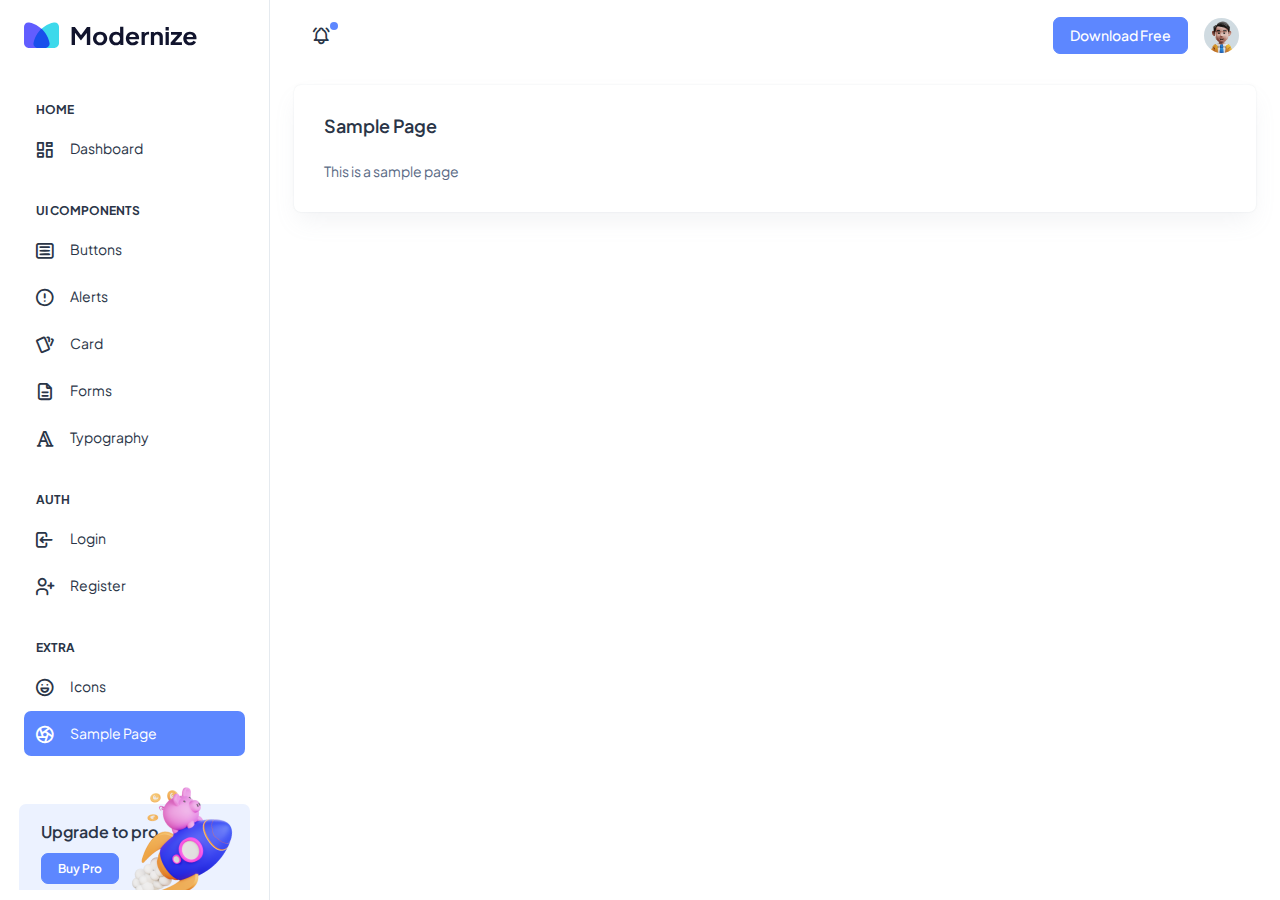
<file: wwwroot/Login_Register/src/html/sample-page.html>
<!doctype html>
<html lang="en">

<head>
  <meta charset="utf-8">
  <meta name="viewport" content="width=device-width, initial-scale=1">
  <title>Modernize Free</title>
  <link rel="shortcut icon" type="image/png" href="../assets/images/logos/favicon.png" />
  <link rel="stylesheet" href="../assets/css/styles.min.css" />
</head>

<body>
  <!--  Body Wrapper -->
  <div class="page-wrapper" id="main-wrapper" data-layout="vertical" data-navbarbg="skin6" data-sidebartype="full"
    data-sidebar-position="fixed" data-header-position="fixed">
    <!-- Sidebar Start -->
    <aside class="left-sidebar">
      <!-- Sidebar scroll-->
      <div>
        <div class="brand-logo d-flex align-items-center justify-content-between">
          <a href="./index.html" class="text-nowrap logo-img">
            <img src="../assets/images/logos/dark-logo.svg" width="180" alt="" />
          </a>
          <div class="close-btn d-xl-none d-block sidebartoggler cursor-pointer" id="sidebarCollapse">
            <i class="ti ti-x fs-8"></i>
          </div>
        </div>
        <!-- Sidebar navigation-->
        <nav class="sidebar-nav scroll-sidebar" data-simplebar="">
          <ul id="sidebarnav">
            <li class="nav-small-cap">
              <i class="ti ti-dots nav-small-cap-icon fs-4"></i>
              <span class="hide-menu">Home</span>
            </li>
            <li class="sidebar-item">
              <a class="sidebar-link" href="./index.html" aria-expanded="false">
                <span>
                  <i class="ti ti-layout-dashboard"></i>
                </span>
                <span class="hide-menu">Dashboard</span>
              </a>
            </li>
            <li class="nav-small-cap">
              <i class="ti ti-dots nav-small-cap-icon fs-4"></i>
              <span class="hide-menu">UI COMPONENTS</span>
            </li>
            <li class="sidebar-item">
              <a class="sidebar-link" href="./ui-buttons.html" aria-expanded="false">
                <span>
                  <i class="ti ti-article"></i>
                </span>
                <span class="hide-menu">Buttons</span>
              </a>
            </li>
            <li class="sidebar-item">
              <a class="sidebar-link" href="./ui-alerts.html" aria-expanded="false">
                <span>
                  <i class="ti ti-alert-circle"></i>
                </span>
                <span class="hide-menu">Alerts</span>
              </a>
            </li>
            <li class="sidebar-item">
              <a class="sidebar-link" href="./ui-card.html" aria-expanded="false">
                <span>
                  <i class="ti ti-cards"></i>
                </span>
                <span class="hide-menu">Card</span>
              </a>
            </li>
            <li class="sidebar-item">
              <a class="sidebar-link" href="./ui-forms.html" aria-expanded="false">
                <span>
                  <i class="ti ti-file-description"></i>
                </span>
                <span class="hide-menu">Forms</span>
              </a>
            </li>
            <li class="sidebar-item">
              <a class="sidebar-link" href="./ui-typography.html" aria-expanded="false">
                <span>
                  <i class="ti ti-typography"></i>
                </span>
                <span class="hide-menu">Typography</span>
              </a>
            </li>
            <li class="nav-small-cap">
              <i class="ti ti-dots nav-small-cap-icon fs-4"></i>
              <span class="hide-menu">AUTH</span>
            </li>
            <li class="sidebar-item">
              <a class="sidebar-link" href="./authentication-login.html" aria-expanded="false">
                <span>
                  <i class="ti ti-login"></i>
                </span>
                <span class="hide-menu">Login</span>
              </a>
            </li>
            <li class="sidebar-item">
              <a class="sidebar-link" href="./authentication-register.html" aria-expanded="false">
                <span>
                  <i class="ti ti-user-plus"></i>
                </span>
                <span class="hide-menu">Register</span>
              </a>
            </li>
            <li class="nav-small-cap">
              <i class="ti ti-dots nav-small-cap-icon fs-4"></i>
              <span class="hide-menu">EXTRA</span>
            </li>
            <li class="sidebar-item">
              <a class="sidebar-link" href="./icon-tabler.html" aria-expanded="false">
                <span>
                  <i class="ti ti-mood-happy"></i>
                </span>
                <span class="hide-menu">Icons</span>
              </a>
            </li>
            <li class="sidebar-item">
              <a class="sidebar-link" href="./sample-page.html" aria-expanded="false">
                <span>
                  <i class="ti ti-aperture"></i>
                </span>
                <span class="hide-menu">Sample Page</span>
              </a>
            </li>
          </ul>
          <div class="unlimited-access hide-menu bg-light-primary position-relative mb-7 mt-5 rounded">
            <div class="d-flex">
              <div class="unlimited-access-title me-3">
                <h6 class="fw-semibold fs-4 mb-6 text-dark w-85">Upgrade to pro</h6>
                <a href="https://adminmart.com/product/modernize-bootstrap-5-admin-template/" target="_blank" class="btn btn-primary fs-2 fw-semibold lh-sm">Buy Pro</a>
              </div>
              <div class="unlimited-access-img">
                <img src="../assets/images/backgrounds/rocket.png" alt="" class="img-fluid">
              </div>
            </div>
          </div>
        </nav>
        <!-- End Sidebar navigation -->
      </div>
      <!-- End Sidebar scroll-->
    </aside>
    <!--  Sidebar End -->
    <!--  Main wrapper -->
    <div class="body-wrapper">
      <!--  Header Start -->
      <header class="app-header">
        <nav class="navbar navbar-expand-lg navbar-light">
          <ul class="navbar-nav">
            <li class="nav-item d-block d-xl-none">
              <a class="nav-link sidebartoggler nav-icon-hover" id="headerCollapse" href="javascript:void(0)">
                <i class="ti ti-menu-2"></i>
              </a>
            </li>
            <li class="nav-item">
              <a class="nav-link nav-icon-hover" href="javascript:void(0)">
                <i class="ti ti-bell-ringing"></i>
                <div class="notification bg-primary rounded-circle"></div>
              </a>
            </li>
          </ul>
          <div class="navbar-collapse justify-content-end px-0" id="navbarNav">
            <ul class="navbar-nav flex-row ms-auto align-items-center justify-content-end">
              <a href="https://adminmart.com/product/modernize-free-bootstrap-admin-dashboard/" target="_blank" class="btn btn-primary">Download Free</a>
              <li class="nav-item dropdown">
                <a class="nav-link nav-icon-hover" href="javascript:void(0)" id="drop2" data-bs-toggle="dropdown"
                  aria-expanded="false">
                  <img src="../assets/images/profile/user-1.jpg" alt="" width="35" height="35" class="rounded-circle">
                </a>
                <div class="dropdown-menu dropdown-menu-end dropdown-menu-animate-up" aria-labelledby="drop2">
                  <div class="message-body">
                    <a href="javascript:void(0)" class="d-flex align-items-center gap-2 dropdown-item">
                      <i class="ti ti-user fs-6"></i>
                      <p class="mb-0 fs-3">My Profile</p>
                    </a>
                    <a href="javascript:void(0)" class="d-flex align-items-center gap-2 dropdown-item">
                      <i class="ti ti-mail fs-6"></i>
                      <p class="mb-0 fs-3">My Account</p>
                    </a>
                    <a href="javascript:void(0)" class="d-flex align-items-center gap-2 dropdown-item">
                      <i class="ti ti-list-check fs-6"></i>
                      <p class="mb-0 fs-3">My Task</p>
                    </a>
                    <a href="./authentication-login.html" class="btn btn-outline-primary mx-3 mt-2 d-block">Logout</a>
                  </div>
                </div>
              </li>
            </ul>
          </div>
        </nav>
      </header>
      <!--  Header End -->
      <div class="container-fluid">
        <div class="card">
          <div class="card-body">
            <h5 class="card-title fw-semibold mb-4">Sample Page</h5>
            <p class="mb-0">This is a sample page </p>
          </div>
        </div>
      </div>
    </div>
  </div>
  <script src="../assets/libs/jquery/dist/jquery.min.js"></script>
  <script src="../assets/libs/bootstrap/dist/js/bootstrap.bundle.min.js"></script>
  <script src="../assets/js/sidebarmenu.js"></script>
  <script src="../assets/js/app.min.js"></script>
  <script src="../assets/libs/simplebar/dist/simplebar.js"></script>
</body>

</html>
</file>
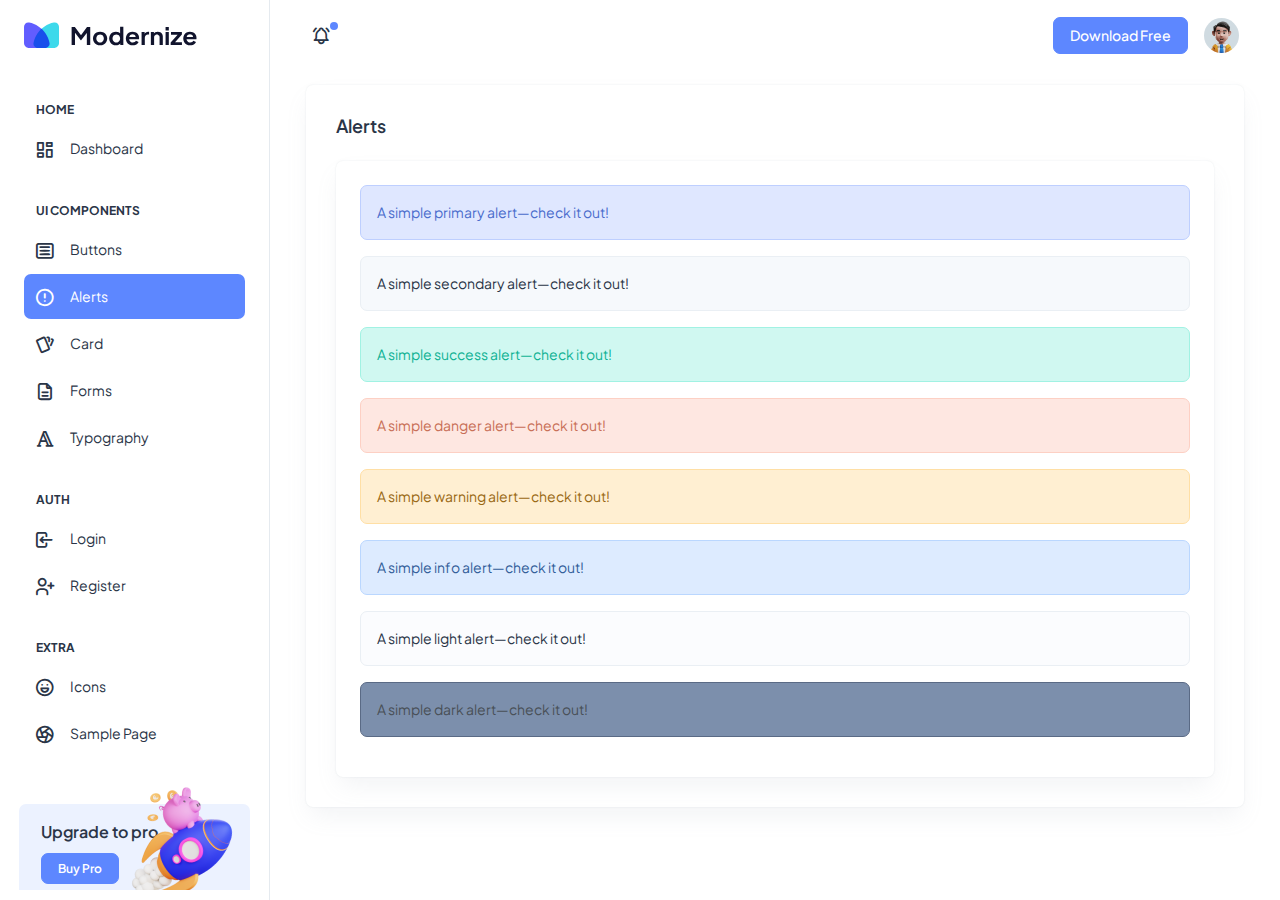
<file: wwwroot/Login_Register/src/html/ui-alerts.html>
<!doctype html>
<html lang="en">

<head>
  <meta charset="utf-8">
  <meta name="viewport" content="width=device-width, initial-scale=1">
  <title>Modernize Free</title>
  <link rel="shortcut icon" type="image/png" href="../assets/images/logos/favicon.png" />
  <link rel="stylesheet" href="../assets/css/styles.min.css" />
</head>

<body>
  <!--  Body Wrapper -->
  <div class="page-wrapper" id="main-wrapper" data-layout="vertical" data-navbarbg="skin6" data-sidebartype="full"
    data-sidebar-position="fixed" data-header-position="fixed">
    <!-- Sidebar Start -->
    <aside class="left-sidebar">
      <!-- Sidebar scroll-->
      <div>
        <div class="brand-logo d-flex align-items-center justify-content-between">
          <a href="./index.html" class="text-nowrap logo-img">
            <img src="../assets/images/logos/dark-logo.svg" width="180" alt="" />
          </a>
          <div class="close-btn d-xl-none d-block sidebartoggler cursor-pointer" id="sidebarCollapse">
            <i class="ti ti-x fs-8"></i>
          </div>
        </div>
        <!-- Sidebar navigation-->
        <nav class="sidebar-nav scroll-sidebar" data-simplebar="">
          <ul id="sidebarnav">
            <li class="nav-small-cap">
              <i class="ti ti-dots nav-small-cap-icon fs-4"></i>
              <span class="hide-menu">Home</span>
            </li>
            <li class="sidebar-item">
              <a class="sidebar-link" href="./index.html" aria-expanded="false">
                <span>
                  <i class="ti ti-layout-dashboard"></i>
                </span>
                <span class="hide-menu">Dashboard</span>
              </a>
            </li>
            <li class="nav-small-cap">
              <i class="ti ti-dots nav-small-cap-icon fs-4"></i>
              <span class="hide-menu">UI COMPONENTS</span>
            </li>
            <li class="sidebar-item">
              <a class="sidebar-link" href="./ui-buttons.html" aria-expanded="false">
                <span>
                  <i class="ti ti-article"></i>
                </span>
                <span class="hide-menu">Buttons</span>
              </a>
            </li>
            <li class="sidebar-item">
              <a class="sidebar-link" href="./ui-alerts.html" aria-expanded="false">
                <span>
                  <i class="ti ti-alert-circle"></i>
                </span>
                <span class="hide-menu">Alerts</span>
              </a>
            </li>
            <li class="sidebar-item">
              <a class="sidebar-link" href="./ui-card.html" aria-expanded="false">
                <span>
                  <i class="ti ti-cards"></i>
                </span>
                <span class="hide-menu">Card</span>
              </a>
            </li>
            <li class="sidebar-item">
              <a class="sidebar-link" href="./ui-forms.html" aria-expanded="false">
                <span>
                  <i class="ti ti-file-description"></i>
                </span>
                <span class="hide-menu">Forms</span>
              </a>
            </li>
            <li class="sidebar-item">
              <a class="sidebar-link" href="./ui-typography.html" aria-expanded="false">
                <span>
                  <i class="ti ti-typography"></i>
                </span>
                <span class="hide-menu">Typography</span>
              </a>
            </li>
            <li class="nav-small-cap">
              <i class="ti ti-dots nav-small-cap-icon fs-4"></i>
              <span class="hide-menu">AUTH</span>
            </li>
            <li class="sidebar-item">
              <a class="sidebar-link" href="./authentication-login.html" aria-expanded="false">
                <span>
                  <i class="ti ti-login"></i>
                </span>
                <span class="hide-menu">Login</span>
              </a>
            </li>
            <li class="sidebar-item">
              <a class="sidebar-link" href="./authentication-register.html" aria-expanded="false">
                <span>
                  <i class="ti ti-user-plus"></i>
                </span>
                <span class="hide-menu">Register</span>
              </a>
            </li>
            <li class="nav-small-cap">
              <i class="ti ti-dots nav-small-cap-icon fs-4"></i>
              <span class="hide-menu">EXTRA</span>
            </li>
            <li class="sidebar-item">
              <a class="sidebar-link" href="./icon-tabler.html" aria-expanded="false">
                <span>
                  <i class="ti ti-mood-happy"></i>
                </span>
                <span class="hide-menu">Icons</span>
              </a>
            </li>
            <li class="sidebar-item">
              <a class="sidebar-link" href="./sample-page.html" aria-expanded="false">
                <span>
                  <i class="ti ti-aperture"></i>
                </span>
                <span class="hide-menu">Sample Page</span>
              </a>
            </li>
          </ul>
          <div class="unlimited-access hide-menu bg-light-primary position-relative mb-7 mt-5 rounded">
            <div class="d-flex">
              <div class="unlimited-access-title me-3">
                <h6 class="fw-semibold fs-4 mb-6 text-dark w-85">Upgrade to pro</h6>
                <a href="https://adminmart.com/product/modernize-bootstrap-5-admin-template/" target="_blank" class="btn btn-primary fs-2 fw-semibold lh-sm">Buy Pro</a>
              </div>
              <div class="unlimited-access-img">
                <img src="../assets/images/backgrounds/rocket.png" alt="" class="img-fluid">
              </div>
            </div>
          </div>
        </nav>
        <!-- End Sidebar navigation -->
      </div>
      <!-- End Sidebar scroll-->
    </aside>
    <!--  Sidebar End -->
    <!--  Main wrapper -->
    <div class="body-wrapper">
      <!--  Header Start -->
      <header class="app-header">
        <nav class="navbar navbar-expand-lg navbar-light">
          <ul class="navbar-nav">
            <li class="nav-item d-block d-xl-none">
              <a class="nav-link sidebartoggler nav-icon-hover" id="headerCollapse" href="javascript:void(0)">
                <i class="ti ti-menu-2"></i>
              </a>
            </li>
            <li class="nav-item">
              <a class="nav-link nav-icon-hover" href="javascript:void(0)">
                <i class="ti ti-bell-ringing"></i>
                <div class="notification bg-primary rounded-circle"></div>
              </a>
            </li>
          </ul>
          <div class="navbar-collapse justify-content-end px-0" id="navbarNav">
            <ul class="navbar-nav flex-row ms-auto align-items-center justify-content-end">
              <a href="https://adminmart.com/product/modernize-free-bootstrap-admin-dashboard/" target="_blank" class="btn btn-primary">Download Free</a>
              <li class="nav-item dropdown">
                <a class="nav-link nav-icon-hover" href="javascript:void(0)" id="drop2" data-bs-toggle="dropdown"
                  aria-expanded="false">
                  <img src="../assets/images/profile/user-1.jpg" alt="" width="35" height="35" class="rounded-circle">
                </a>
                <div class="dropdown-menu dropdown-menu-end dropdown-menu-animate-up" aria-labelledby="drop2">
                  <div class="message-body">
                    <a href="javascript:void(0)" class="d-flex align-items-center gap-2 dropdown-item">
                      <i class="ti ti-user fs-6"></i>
                      <p class="mb-0 fs-3">My Profile</p>
                    </a>
                    <a href="javascript:void(0)" class="d-flex align-items-center gap-2 dropdown-item">
                      <i class="ti ti-mail fs-6"></i>
                      <p class="mb-0 fs-3">My Account</p>
                    </a>
                    <a href="javascript:void(0)" class="d-flex align-items-center gap-2 dropdown-item">
                      <i class="ti ti-list-check fs-6"></i>
                      <p class="mb-0 fs-3">My Task</p>
                    </a>
                    <a href="./authentication-login.html" class="btn btn-outline-primary mx-3 mt-2 d-block">Logout</a>
                  </div>
                </div>
              </li>
            </ul>
          </div>
        </nav>
      </header>
      <!--  Header End -->
      <div class="container-fluid">
        <div class="container-fluid">
          <div class="card">
            <div class="card-body">
              <h5 class="card-title fw-semibold mb-4">Alerts</h5>
              <div class="card mb-0">
                <div class="card-body p-4">
                  <div class="alert alert-primary" role="alert">
                    A simple primary alert—check it out!
                  </div>
                  <div class="alert alert-secondary" role="alert">
                    A simple secondary alert—check it out!
                  </div>
                  <div class="alert alert-success" role="alert">
                    A simple success alert—check it out!
                  </div>
                  <div class="alert alert-danger" role="alert">
                    A simple danger alert—check it out!
                  </div>
                  <div class="alert alert-warning" role="alert">
                    A simple warning alert—check it out!
                  </div>
                  <div class="alert alert-info" role="alert">
                    A simple info alert—check it out!
                  </div>
                  <div class="alert alert-light" role="alert">
                    A simple light alert—check it out!
                  </div>
                  <div class="alert alert-dark" role="alert">
                    A simple dark alert—check it out!
                  </div>
                </div>
              </div>
            </div>
          </div>
        </div>
      </div>
    </div>
  </div>
  <script src="../assets/libs/jquery/dist/jquery.min.js"></script>
  <script src="../assets/libs/bootstrap/dist/js/bootstrap.bundle.min.js"></script>
  <script src="../assets/js/sidebarmenu.js"></script>
  <script src="../assets/js/app.min.js"></script>
  <script src="../assets/libs/simplebar/dist/simplebar.js"></script>
</body>

</html>
</file>
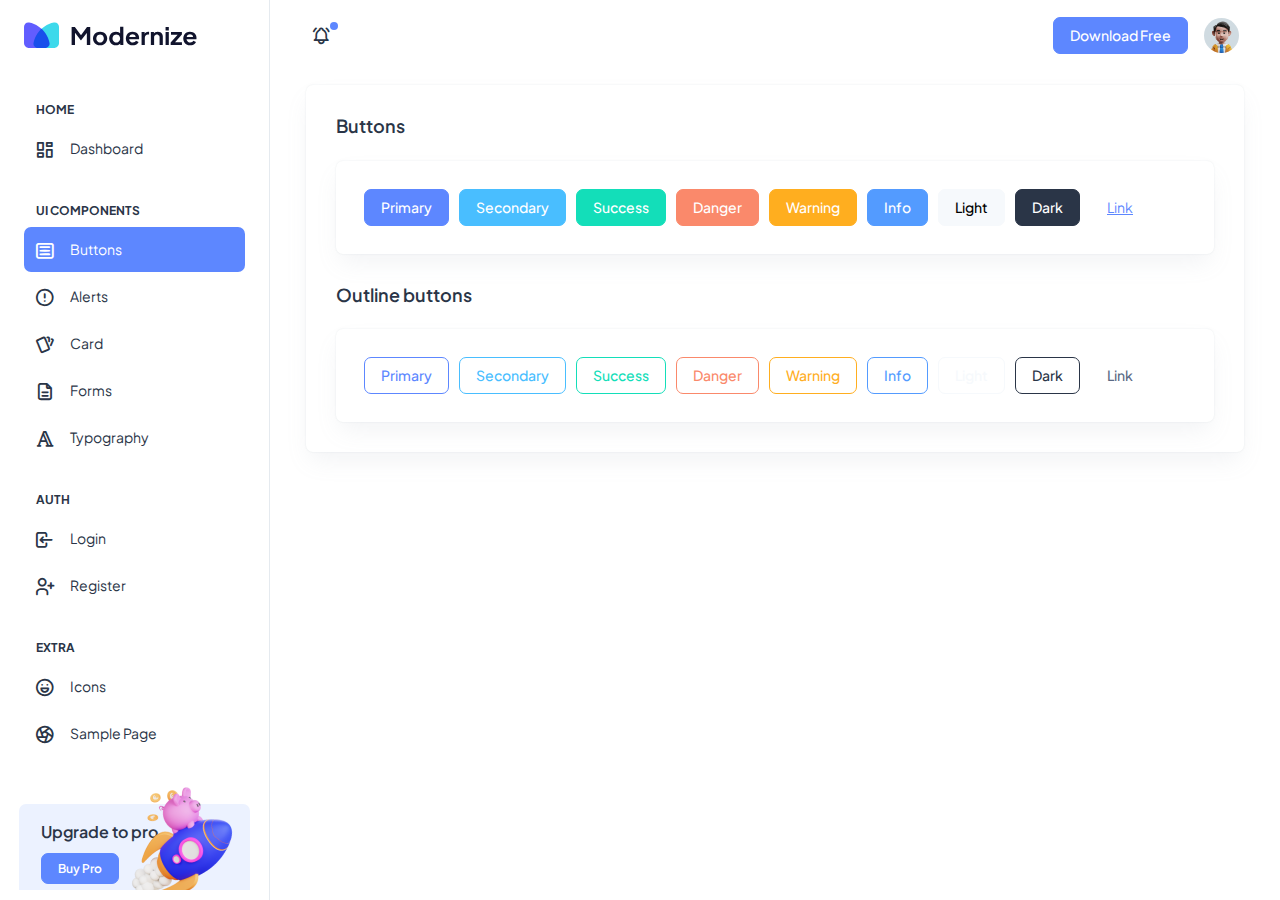
<file: wwwroot/Login_Register/src/html/ui-buttons.html>
<!doctype html>
<html lang="en">

<head>
  <meta charset="utf-8">
  <meta name="viewport" content="width=device-width, initial-scale=1">
  <title>Modernize Free</title>
  <link rel="shortcut icon" type="image/png" href="../assets/images/logos/favicon.png" />
  <link rel="stylesheet" href="../assets/css/styles.min.css" />
</head>

<body>
  <!--  Body Wrapper -->
  <div class="page-wrapper" id="main-wrapper" data-layout="vertical" data-navbarbg="skin6" data-sidebartype="full"
    data-sidebar-position="fixed" data-header-position="fixed">
    <!-- Sidebar Start -->
    <aside class="left-sidebar">
      <!-- Sidebar scroll-->
      <div>
        <div class="brand-logo d-flex align-items-center justify-content-between">
          <a href="./index.html" class="text-nowrap logo-img">
            <img src="../assets/images/logos/dark-logo.svg" width="180" alt="" />
          </a>
          <div class="close-btn d-xl-none d-block sidebartoggler cursor-pointer" id="sidebarCollapse">
            <i class="ti ti-x fs-8"></i>
          </div>
        </div>
        <!-- Sidebar navigation-->
        <nav class="sidebar-nav scroll-sidebar" data-simplebar="">
          <ul id="sidebarnav">
            <li class="nav-small-cap">
              <i class="ti ti-dots nav-small-cap-icon fs-4"></i>
              <span class="hide-menu">Home</span>
            </li>
            <li class="sidebar-item">
              <a class="sidebar-link" href="./index.html" aria-expanded="false">
                <span>
                  <i class="ti ti-layout-dashboard"></i>
                </span>
                <span class="hide-menu">Dashboard</span>
              </a>
            </li>
            <li class="nav-small-cap">
              <i class="ti ti-dots nav-small-cap-icon fs-4"></i>
              <span class="hide-menu">UI COMPONENTS</span>
            </li>
            <li class="sidebar-item">
              <a class="sidebar-link" href="./ui-buttons.html" aria-expanded="false">
                <span>
                  <i class="ti ti-article"></i>
                </span>
                <span class="hide-menu">Buttons</span>
              </a>
            </li>
            <li class="sidebar-item">
              <a class="sidebar-link" href="./ui-alerts.html" aria-expanded="false">
                <span>
                  <i class="ti ti-alert-circle"></i>
                </span>
                <span class="hide-menu">Alerts</span>
              </a>
            </li>
            <li class="sidebar-item">
              <a class="sidebar-link" href="./ui-card.html" aria-expanded="false">
                <span>
                  <i class="ti ti-cards"></i>
                </span>
                <span class="hide-menu">Card</span>
              </a>
            </li>
            <li class="sidebar-item">
              <a class="sidebar-link" href="./ui-forms.html" aria-expanded="false">
                <span>
                  <i class="ti ti-file-description"></i>
                </span>
                <span class="hide-menu">Forms</span>
              </a>
            </li>
            <li class="sidebar-item">
              <a class="sidebar-link" href="./ui-typography.html" aria-expanded="false">
                <span>
                  <i class="ti ti-typography"></i>
                </span>
                <span class="hide-menu">Typography</span>
              </a>
            </li>
            <li class="nav-small-cap">
              <i class="ti ti-dots nav-small-cap-icon fs-4"></i>
              <span class="hide-menu">AUTH</span>
            </li>
            <li class="sidebar-item">
              <a class="sidebar-link" href="./authentication-login.html" aria-expanded="false">
                <span>
                  <i class="ti ti-login"></i>
                </span>
                <span class="hide-menu">Login</span>
              </a>
            </li>
            <li class="sidebar-item">
              <a class="sidebar-link" href="./authentication-register.html" aria-expanded="false">
                <span>
                  <i class="ti ti-user-plus"></i>
                </span>
                <span class="hide-menu">Register</span>
              </a>
            </li>
            <li class="nav-small-cap">
              <i class="ti ti-dots nav-small-cap-icon fs-4"></i>
              <span class="hide-menu">EXTRA</span>
            </li>
            <li class="sidebar-item">
              <a class="sidebar-link" href="./icon-tabler.html" aria-expanded="false">
                <span>
                  <i class="ti ti-mood-happy"></i>
                </span>
                <span class="hide-menu">Icons</span>
              </a>
            </li>
            <li class="sidebar-item">
              <a class="sidebar-link" href="./sample-page.html" aria-expanded="false">
                <span>
                  <i class="ti ti-aperture"></i>
                </span>
                <span class="hide-menu">Sample Page</span>
              </a>
            </li>
          </ul>
          <div class="unlimited-access hide-menu bg-light-primary position-relative mb-7 mt-5 rounded">
            <div class="d-flex">
              <div class="unlimited-access-title me-3">
                <h6 class="fw-semibold fs-4 mb-6 text-dark w-85">Upgrade to pro</h6>
                <a href="https://adminmart.com/product/modernize-bootstrap-5-admin-template/" target="_blank" class="btn btn-primary fs-2 fw-semibold lh-sm">Buy Pro</a>
              </div>
              <div class="unlimited-access-img">
                <img src="../assets/images/backgrounds/rocket.png" alt="" class="img-fluid">
              </div>
            </div>
          </div>
        </nav>
        <!-- End Sidebar navigation -->
      </div>
      <!-- End Sidebar scroll-->
    </aside>
    <!--  Sidebar End -->
    <!--  Main wrapper -->
    <div class="body-wrapper">
      <!--  Header Start -->
      <header class="app-header">
        <nav class="navbar navbar-expand-lg navbar-light">
          <ul class="navbar-nav">
            <li class="nav-item d-block d-xl-none">
              <a class="nav-link sidebartoggler nav-icon-hover" id="headerCollapse" href="javascript:void(0)">
                <i class="ti ti-menu-2"></i>
              </a>
            </li>
            <li class="nav-item">
              <a class="nav-link nav-icon-hover" href="javascript:void(0)">
                <i class="ti ti-bell-ringing"></i>
                <div class="notification bg-primary rounded-circle"></div>
              </a>
            </li>
          </ul>
          <div class="navbar-collapse justify-content-end px-0" id="navbarNav">
            <ul class="navbar-nav flex-row ms-auto align-items-center justify-content-end">
              <a href="https://adminmart.com/product/modernize-free-bootstrap-admin-dashboard/" target="_blank" class="btn btn-primary">Download Free</a>
              <li class="nav-item dropdown">
                <a class="nav-link nav-icon-hover" href="javascript:void(0)" id="drop2" data-bs-toggle="dropdown"
                  aria-expanded="false">
                  <img src="../assets/images/profile/user-1.jpg" alt="" width="35" height="35" class="rounded-circle">
                </a>
                <div class="dropdown-menu dropdown-menu-end dropdown-menu-animate-up" aria-labelledby="drop2">
                  <div class="message-body">
                    <a href="javascript:void(0)" class="d-flex align-items-center gap-2 dropdown-item">
                      <i class="ti ti-user fs-6"></i>
                      <p class="mb-0 fs-3">My Profile</p>
                    </a>
                    <a href="javascript:void(0)" class="d-flex align-items-center gap-2 dropdown-item">
                      <i class="ti ti-mail fs-6"></i>
                      <p class="mb-0 fs-3">My Account</p>
                    </a>
                    <a href="javascript:void(0)" class="d-flex align-items-center gap-2 dropdown-item">
                      <i class="ti ti-list-check fs-6"></i>
                      <p class="mb-0 fs-3">My Task</p>
                    </a>
                    <a href="./authentication-login.html" class="btn btn-outline-primary mx-3 mt-2 d-block">Logout</a>
                  </div>
                </div>
              </li>
            </ul>
          </div>
        </nav>
      </header>
      <!--  Header End -->
      <div class="container-fluid">
        <div class="container-fluid">
          <div class="card">
            <div class="card-body">
              <h5 class="card-title fw-semibold mb-4">Buttons</h5>
              <div class="card">
                <div class="card-body p-4">
                  <button type="button" class="btn btn-primary m-1">Primary</button>
                  <button type="button" class="btn btn-secondary m-1">Secondary</button>
                  <button type="button" class="btn btn-success m-1">Success</button>
                  <button type="button" class="btn btn-danger m-1">Danger</button>
                  <button type="button" class="btn btn-warning m-1">Warning</button>
                  <button type="button" class="btn btn-info m-1">Info</button>
                  <button type="button" class="btn btn-light m-1">Light</button>
                  <button type="button" class="btn btn-dark m-1">Dark</button>
                  <button type="button" class="btn btn-link m-1">Link</button>
                </div>
              </div>
              <h5 class="card-title fw-semibold mb-4">Outline buttons</h5>
              <div class="card mb-0">
                <div class="card-body p-4">
                  <button type="button" class="btn btn-outline-primary m-1">Primary</button>
                  <button type="button" class="btn btn-outline-secondary m-1">Secondary</button>
                  <button type="button" class="btn btn-outline-success m-1">Success</button>
                  <button type="button" class="btn btn-outline-danger m-1">Danger</button>
                  <button type="button" class="btn btn-outline-warning m-1">Warning</button>
                  <button type="button" class="btn btn-outline-info m-1">Info</button>
                  <button type="button" class="btn btn-outline-light m-1">Light</button>
                  <button type="button" class="btn btn-outline-dark m-1">Dark</button>
                  <button type="button" class="btn btn-outline-link m-1">Link</button>
                </div>
              </div>
            </div>
          </div>
        </div>
      </div>
    </div>
  </div>
  <script src="../assets/libs/jquery/dist/jquery.min.js"></script>
  <script src="../assets/libs/bootstrap/dist/js/bootstrap.bundle.min.js"></script>
  <script src="../assets/js/sidebarmenu.js"></script>
  <script src="../assets/js/app.min.js"></script>
  <script src="../assets/libs/simplebar/dist/simplebar.js"></script>
</body>

</html>
</file>
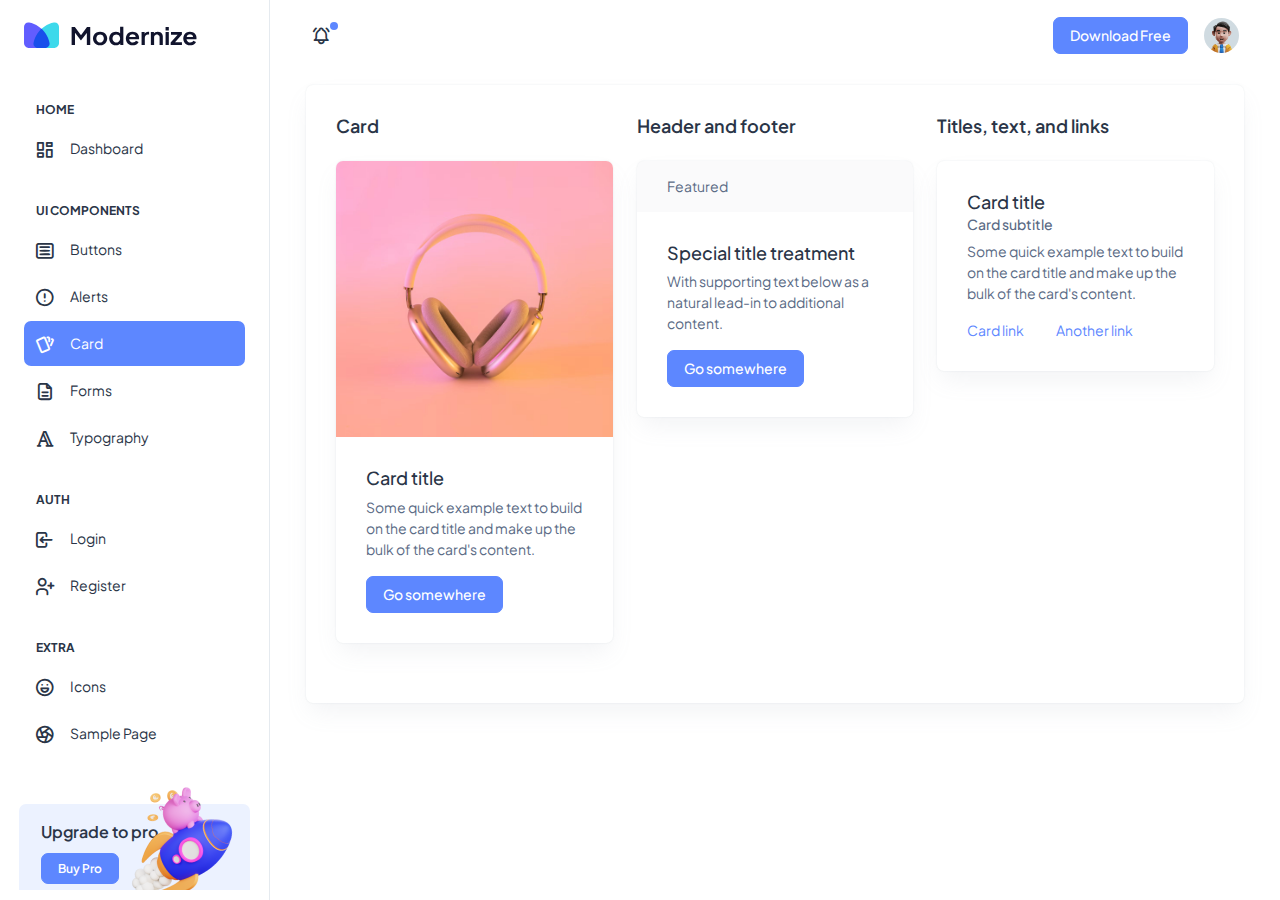
<file: wwwroot/Login_Register/src/html/ui-card.html>
<!doctype html>
<html lang="en">

<head>
  <meta charset="utf-8">
  <meta name="viewport" content="width=device-width, initial-scale=1">
  <title>Modernize Free</title>
  <link rel="shortcut icon" type="image/png" href="../assets/images/logos/favicon.png" />
  <link rel="stylesheet" href="../assets/css/styles.min.css" />
</head>

<body>
  <!--  Body Wrapper -->
  <div class="page-wrapper" id="main-wrapper" data-layout="vertical" data-navbarbg="skin6" data-sidebartype="full"
    data-sidebar-position="fixed" data-header-position="fixed">
    <!-- Sidebar Start -->
    <aside class="left-sidebar">
      <!-- Sidebar scroll-->
      <div>
        <div class="brand-logo d-flex align-items-center justify-content-between">
          <a href="./index.html" class="text-nowrap logo-img">
            <img src="../assets/images/logos/dark-logo.svg" width="180" alt="" />
          </a>
          <div class="close-btn d-xl-none d-block sidebartoggler cursor-pointer" id="sidebarCollapse">
            <i class="ti ti-x fs-8"></i>
          </div>
        </div>
        <!-- Sidebar navigation-->
        <nav class="sidebar-nav scroll-sidebar" data-simplebar="">
          <ul id="sidebarnav">
            <li class="nav-small-cap">
              <i class="ti ti-dots nav-small-cap-icon fs-4"></i>
              <span class="hide-menu">Home</span>
            </li>
            <li class="sidebar-item">
              <a class="sidebar-link" href="./index.html" aria-expanded="false">
                <span>
                  <i class="ti ti-layout-dashboard"></i>
                </span>
                <span class="hide-menu">Dashboard</span>
              </a>
            </li>
            <li class="nav-small-cap">
              <i class="ti ti-dots nav-small-cap-icon fs-4"></i>
              <span class="hide-menu">UI COMPONENTS</span>
            </li>
            <li class="sidebar-item">
              <a class="sidebar-link" href="./ui-buttons.html" aria-expanded="false">
                <span>
                  <i class="ti ti-article"></i>
                </span>
                <span class="hide-menu">Buttons</span>
              </a>
            </li>
            <li class="sidebar-item">
              <a class="sidebar-link" href="./ui-alerts.html" aria-expanded="false">
                <span>
                  <i class="ti ti-alert-circle"></i>
                </span>
                <span class="hide-menu">Alerts</span>
              </a>
            </li>
            <li class="sidebar-item">
              <a class="sidebar-link" href="./ui-card.html" aria-expanded="false">
                <span>
                  <i class="ti ti-cards"></i>
                </span>
                <span class="hide-menu">Card</span>
              </a>
            </li>
            <li class="sidebar-item">
              <a class="sidebar-link" href="./ui-forms.html" aria-expanded="false">
                <span>
                  <i class="ti ti-file-description"></i>
                </span>
                <span class="hide-menu">Forms</span>
              </a>
            </li>
            <li class="sidebar-item">
              <a class="sidebar-link" href="./ui-typography.html" aria-expanded="false">
                <span>
                  <i class="ti ti-typography"></i>
                </span>
                <span class="hide-menu">Typography</span>
              </a>
            </li>
            <li class="nav-small-cap">
              <i class="ti ti-dots nav-small-cap-icon fs-4"></i>
              <span class="hide-menu">AUTH</span>
            </li>
            <li class="sidebar-item">
              <a class="sidebar-link" href="./authentication-login.html" aria-expanded="false">
                <span>
                  <i class="ti ti-login"></i>
                </span>
                <span class="hide-menu">Login</span>
              </a>
            </li>
            <li class="sidebar-item">
              <a class="sidebar-link" href="./authentication-register.html" aria-expanded="false">
                <span>
                  <i class="ti ti-user-plus"></i>
                </span>
                <span class="hide-menu">Register</span>
              </a>
            </li>
            <li class="nav-small-cap">
              <i class="ti ti-dots nav-small-cap-icon fs-4"></i>
              <span class="hide-menu">EXTRA</span>
            </li>
            <li class="sidebar-item">
              <a class="sidebar-link" href="./icon-tabler.html" aria-expanded="false">
                <span>
                  <i class="ti ti-mood-happy"></i>
                </span>
                <span class="hide-menu">Icons</span>
              </a>
            </li>
            <li class="sidebar-item">
              <a class="sidebar-link" href="./sample-page.html" aria-expanded="false">
                <span>
                  <i class="ti ti-aperture"></i>
                </span>
                <span class="hide-menu">Sample Page</span>
              </a>
            </li>
          </ul>
          <div class="unlimited-access hide-menu bg-light-primary position-relative mb-7 mt-5 rounded">
            <div class="d-flex">
              <div class="unlimited-access-title me-3">
                <h6 class="fw-semibold fs-4 mb-6 text-dark w-85">Upgrade to pro</h6>
                <a href="https://adminmart.com/product/modernize-bootstrap-5-admin-template/" target="_blank" class="btn btn-primary fs-2 fw-semibold lh-sm">Buy Pro</a>
              </div>
              <div class="unlimited-access-img">
                <img src="../assets/images/backgrounds/rocket.png" alt="" class="img-fluid">
              </div>
            </div>
          </div>
        </nav>
        <!-- End Sidebar navigation -->
      </div>
      <!-- End Sidebar scroll-->
    </aside>
    <!--  Sidebar End -->
    <!--  Main wrapper -->
    <div class="body-wrapper">
      <!--  Header Start -->
      <header class="app-header">
        <nav class="navbar navbar-expand-lg navbar-light">
          <ul class="navbar-nav">
            <li class="nav-item d-block d-xl-none">
              <a class="nav-link sidebartoggler nav-icon-hover" id="headerCollapse" href="javascript:void(0)">
                <i class="ti ti-menu-2"></i>
              </a>
            </li>
            <li class="nav-item">
              <a class="nav-link nav-icon-hover" href="javascript:void(0)">
                <i class="ti ti-bell-ringing"></i>
                <div class="notification bg-primary rounded-circle"></div>
              </a>
            </li>
          </ul>
          <div class="navbar-collapse justify-content-end px-0" id="navbarNav">
            <ul class="navbar-nav flex-row ms-auto align-items-center justify-content-end">
              <a href="https://adminmart.com/product/modernize-free-bootstrap-admin-dashboard/" target="_blank" class="btn btn-primary">Download Free</a>
              <li class="nav-item dropdown">
                <a class="nav-link nav-icon-hover" href="javascript:void(0)" id="drop2" data-bs-toggle="dropdown"
                  aria-expanded="false">
                  <img src="../assets/images/profile/user-1.jpg" alt="" width="35" height="35" class="rounded-circle">
                </a>
                <div class="dropdown-menu dropdown-menu-end dropdown-menu-animate-up" aria-labelledby="drop2">
                  <div class="message-body">
                    <a href="javascript:void(0)" class="d-flex align-items-center gap-2 dropdown-item">
                      <i class="ti ti-user fs-6"></i>
                      <p class="mb-0 fs-3">My Profile</p>
                    </a>
                    <a href="javascript:void(0)" class="d-flex align-items-center gap-2 dropdown-item">
                      <i class="ti ti-mail fs-6"></i>
                      <p class="mb-0 fs-3">My Account</p>
                    </a>
                    <a href="javascript:void(0)" class="d-flex align-items-center gap-2 dropdown-item">
                      <i class="ti ti-list-check fs-6"></i>
                      <p class="mb-0 fs-3">My Task</p>
                    </a>
                    <a href="./authentication-login.html" class="btn btn-outline-primary mx-3 mt-2 d-block">Logout</a>
                  </div>
                </div>
              </li>
            </ul>
          </div>
        </nav>
      </header>
      <!--  Header End -->
      <div class="container-fluid">
        <div class="container-fluid">
          <div class="card">
            <div class="card-body">
              <div class="row">
                <div class="col-md-4">
                  <h5 class="card-title fw-semibold mb-4">Card</h5>
                  <div class="card">
                    <img src="../assets/images/products/s4.jpg" class="card-img-top" alt="...">
                    <div class="card-body">
                      <h5 class="card-title">Card title</h5>
                      <p class="card-text">Some quick example text to build on the card title and make up the bulk of
                        the
                        card's content.</p>
                      <a href="#" class="btn btn-primary">Go somewhere</a>
                    </div>
                  </div>
                </div>
                <div class="col-md-4">
                  <h5 class="card-title fw-semibold mb-4">Header and footer</h5>
                  <div class="card">
                    <div class="card-header">
                      Featured
                    </div>
                    <div class="card-body">
                      <h5 class="card-title">Special title treatment</h5>
                      <p class="card-text">With supporting text below as a natural lead-in to additional content.</p>
                      <a href="#" class="btn btn-primary">Go somewhere</a>
                    </div>
                  </div>
                </div>
                <div class="col-md-4">
                  <h5 class="card-title fw-semibold mb-4">Titles, text, and links</h5>
                  <div class="card">
                    <div class="card-body">
                      <h5 class="card-title">Card title</h5>
                      <h6 class="card-subtitle mb-2 text-muted">Card subtitle</h6>
                      <p class="card-text">Some quick example text to build on the card title and make up the bulk of
                        the
                        card's content.</p>
                      <a href="#" class="card-link">Card link</a>
                      <a href="#" class="card-link">Another link</a>
                    </div>
                  </div>
                </div>
              </div>
            </div>
          </div>
        </div>
      </div>
    </div>
  </div>
  <script src="../assets/libs/jquery/dist/jquery.min.js"></script>
  <script src="../assets/libs/bootstrap/dist/js/bootstrap.bundle.min.js"></script>
  <script src="../assets/js/sidebarmenu.js"></script>
  <script src="../assets/js/app.min.js"></script>
  <script src="../assets/libs/simplebar/dist/simplebar.js"></script>
</body>

</html>
</file>
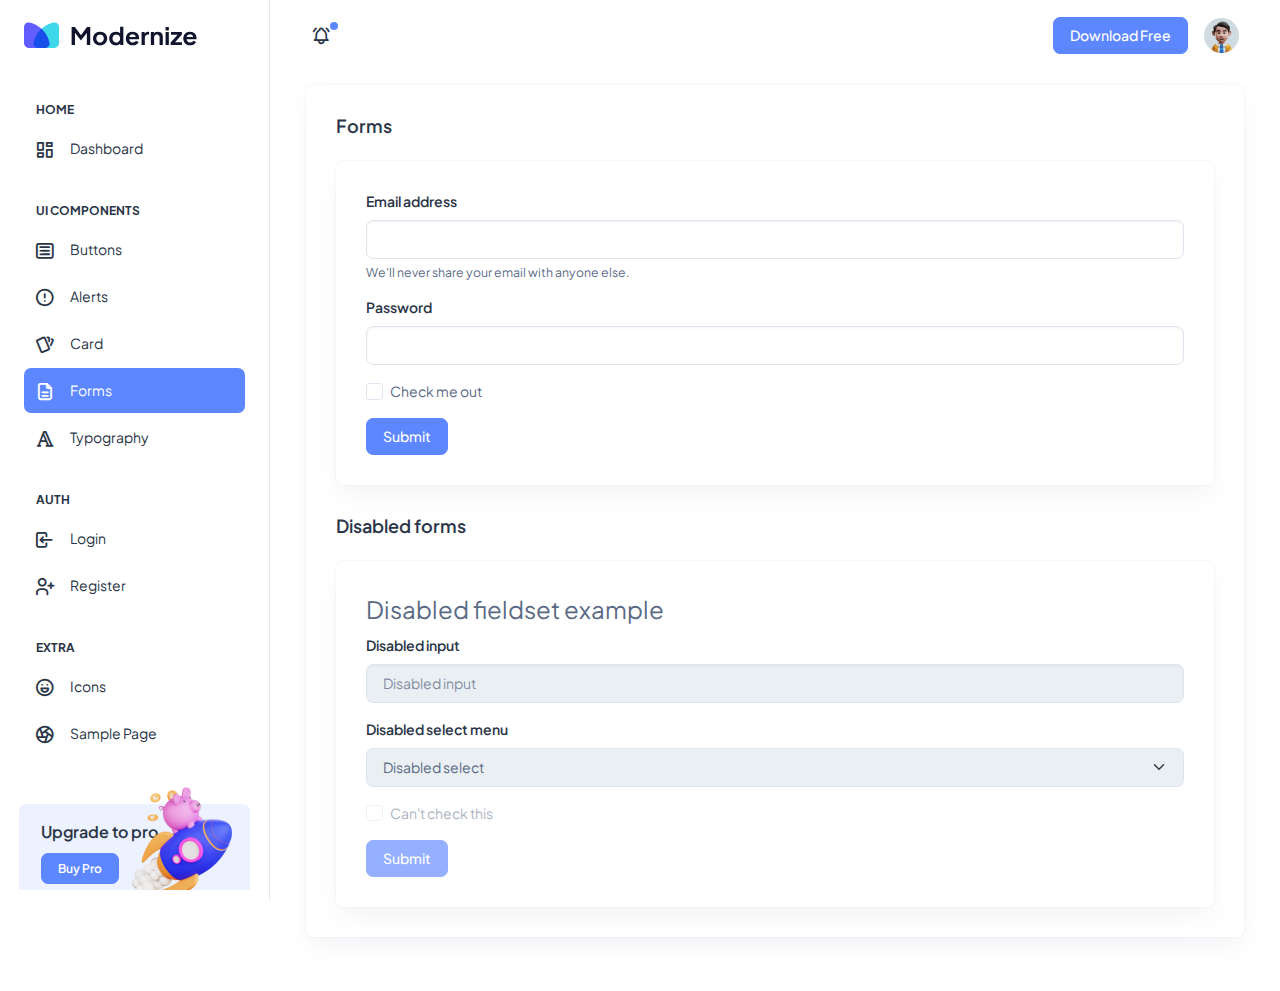
<file: wwwroot/Login_Register/src/html/ui-forms.html>
<!doctype html>
<html lang="en">

<head>
  <meta charset="utf-8">
  <meta name="viewport" content="width=device-width, initial-scale=1">
  <title>Modernize Free</title>
  <link rel="shortcut icon" type="image/png" href="../assets/images/logos/favicon.png" />
  <link rel="stylesheet" href="../assets/css/styles.min.css" />
</head>

<body>
  <!--  Body Wrapper -->
  <div class="page-wrapper" id="main-wrapper" data-layout="vertical" data-navbarbg="skin6" data-sidebartype="full"
    data-sidebar-position="fixed" data-header-position="fixed">
    <!-- Sidebar Start -->
    <aside class="left-sidebar">
      <!-- Sidebar scroll-->
      <div>
        <div class="brand-logo d-flex align-items-center justify-content-between">
          <a href="./index.html" class="text-nowrap logo-img">
            <img src="../assets/images/logos/dark-logo.svg" width="180" alt="" />
          </a>
          <div class="close-btn d-xl-none d-block sidebartoggler cursor-pointer" id="sidebarCollapse">
            <i class="ti ti-x fs-8"></i>
          </div>
        </div>
        <!-- Sidebar navigation-->
        <nav class="sidebar-nav scroll-sidebar" data-simplebar="">
          <ul id="sidebarnav">
            <li class="nav-small-cap">
              <i class="ti ti-dots nav-small-cap-icon fs-4"></i>
              <span class="hide-menu">Home</span>
            </li>
            <li class="sidebar-item">
              <a class="sidebar-link" href="./index.html" aria-expanded="false">
                <span>
                  <i class="ti ti-layout-dashboard"></i>
                </span>
                <span class="hide-menu">Dashboard</span>
              </a>
            </li>
            <li class="nav-small-cap">
              <i class="ti ti-dots nav-small-cap-icon fs-4"></i>
              <span class="hide-menu">UI COMPONENTS</span>
            </li>
            <li class="sidebar-item">
              <a class="sidebar-link" href="./ui-buttons.html" aria-expanded="false">
                <span>
                  <i class="ti ti-article"></i>
                </span>
                <span class="hide-menu">Buttons</span>
              </a>
            </li>
            <li class="sidebar-item">
              <a class="sidebar-link" href="./ui-alerts.html" aria-expanded="false">
                <span>
                  <i class="ti ti-alert-circle"></i>
                </span>
                <span class="hide-menu">Alerts</span>
              </a>
            </li>
            <li class="sidebar-item">
              <a class="sidebar-link" href="./ui-card.html" aria-expanded="false">
                <span>
                  <i class="ti ti-cards"></i>
                </span>
                <span class="hide-menu">Card</span>
              </a>
            </li>
            <li class="sidebar-item">
              <a class="sidebar-link" href="./ui-forms.html" aria-expanded="false">
                <span>
                  <i class="ti ti-file-description"></i>
                </span>
                <span class="hide-menu">Forms</span>
              </a>
            </li>
            <li class="sidebar-item">
              <a class="sidebar-link" href="./ui-typography.html" aria-expanded="false">
                <span>
                  <i class="ti ti-typography"></i>
                </span>
                <span class="hide-menu">Typography</span>
              </a>
            </li>
            <li class="nav-small-cap">
              <i class="ti ti-dots nav-small-cap-icon fs-4"></i>
              <span class="hide-menu">AUTH</span>
            </li>
            <li class="sidebar-item">
              <a class="sidebar-link" href="./authentication-login.html" aria-expanded="false">
                <span>
                  <i class="ti ti-login"></i>
                </span>
                <span class="hide-menu">Login</span>
              </a>
            </li>
            <li class="sidebar-item">
              <a class="sidebar-link" href="./authentication-register.html" aria-expanded="false">
                <span>
                  <i class="ti ti-user-plus"></i>
                </span>
                <span class="hide-menu">Register</span>
              </a>
            </li>
            <li class="nav-small-cap">
              <i class="ti ti-dots nav-small-cap-icon fs-4"></i>
              <span class="hide-menu">EXTRA</span>
            </li>
            <li class="sidebar-item">
              <a class="sidebar-link" href="./icon-tabler.html" aria-expanded="false">
                <span>
                  <i class="ti ti-mood-happy"></i>
                </span>
                <span class="hide-menu">Icons</span>
              </a>
            </li>
            <li class="sidebar-item">
              <a class="sidebar-link" href="./sample-page.html" aria-expanded="false">
                <span>
                  <i class="ti ti-aperture"></i>
                </span>
                <span class="hide-menu">Sample Page</span>
              </a>
            </li>
          </ul>
          <div class="unlimited-access hide-menu bg-light-primary position-relative mb-7 mt-5 rounded">
            <div class="d-flex">
              <div class="unlimited-access-title me-3">
                <h6 class="fw-semibold fs-4 mb-6 text-dark w-85">Upgrade to pro</h6>
                <a href="https://adminmart.com/product/modernize-bootstrap-5-admin-template/" target="_blank" class="btn btn-primary fs-2 fw-semibold lh-sm">Buy Pro</a>
              </div>
              <div class="unlimited-access-img">
                <img src="../assets/images/backgrounds/rocket.png" alt="" class="img-fluid">
              </div>
            </div>
          </div>
        </nav>
        <!-- End Sidebar navigation -->
      </div>
      <!-- End Sidebar scroll-->
    </aside>
    <!--  Sidebar End -->
    <!--  Main wrapper -->
    <div class="body-wrapper">
      <!--  Header Start -->
      <header class="app-header">
        <nav class="navbar navbar-expand-lg navbar-light">
          <ul class="navbar-nav">
            <li class="nav-item d-block d-xl-none">
              <a class="nav-link sidebartoggler nav-icon-hover" id="headerCollapse" href="javascript:void(0)">
                <i class="ti ti-menu-2"></i>
              </a>
            </li>
            <li class="nav-item">
              <a class="nav-link nav-icon-hover" href="javascript:void(0)">
                <i class="ti ti-bell-ringing"></i>
                <div class="notification bg-primary rounded-circle"></div>
              </a>
            </li>
          </ul>
          <div class="navbar-collapse justify-content-end px-0" id="navbarNav">
            <ul class="navbar-nav flex-row ms-auto align-items-center justify-content-end">
              <a href="https://adminmart.com/product/modernize-free-bootstrap-admin-dashboard/" target="_blank" class="btn btn-primary">Download Free</a>
              <li class="nav-item dropdown">
                <a class="nav-link nav-icon-hover" href="javascript:void(0)" id="drop2" data-bs-toggle="dropdown"
                  aria-expanded="false">
                  <img src="../assets/images/profile/user-1.jpg" alt="" width="35" height="35" class="rounded-circle">
                </a>
                <div class="dropdown-menu dropdown-menu-end dropdown-menu-animate-up" aria-labelledby="drop2">
                  <div class="message-body">
                    <a href="javascript:void(0)" class="d-flex align-items-center gap-2 dropdown-item">
                      <i class="ti ti-user fs-6"></i>
                      <p class="mb-0 fs-3">My Profile</p>
                    </a>
                    <a href="javascript:void(0)" class="d-flex align-items-center gap-2 dropdown-item">
                      <i class="ti ti-mail fs-6"></i>
                      <p class="mb-0 fs-3">My Account</p>
                    </a>
                    <a href="javascript:void(0)" class="d-flex align-items-center gap-2 dropdown-item">
                      <i class="ti ti-list-check fs-6"></i>
                      <p class="mb-0 fs-3">My Task</p>
                    </a>
                    <a href="./authentication-login.html" class="btn btn-outline-primary mx-3 mt-2 d-block">Logout</a>
                  </div>
                </div>
              </li>
            </ul>
          </div>
        </nav>
      </header>
      <!--  Header End -->
      <div class="container-fluid">
        <div class="container-fluid">
          <div class="card">
            <div class="card-body">
              <h5 class="card-title fw-semibold mb-4">Forms</h5>
              <div class="card">
                <div class="card-body">
                  <form>
                    <div class="mb-3">
                      <label for="exampleInputEmail1" class="form-label">Email address</label>
                      <input type="email" class="form-control" id="exampleInputEmail1" aria-describedby="emailHelp">
                      <div id="emailHelp" class="form-text">We'll never share your email with anyone else.</div>
                    </div>
                    <div class="mb-3">
                      <label for="exampleInputPassword1" class="form-label">Password</label>
                      <input type="password" class="form-control" id="exampleInputPassword1">
                    </div>
                    <div class="mb-3 form-check">
                      <input type="checkbox" class="form-check-input" id="exampleCheck1">
                      <label class="form-check-label" for="exampleCheck1">Check me out</label>
                    </div>
                    <button type="submit" class="btn btn-primary">Submit</button>
                  </form>
                </div>
              </div>
              <h5 class="card-title fw-semibold mb-4">Disabled forms</h5>
              <div class="card mb-0">
                <div class="card-body">
                  <form>
                    <fieldset disabled>
                      <legend>Disabled fieldset example</legend>
                      <div class="mb-3">
                        <label for="disabledTextInput" class="form-label">Disabled input</label>
                        <input type="text" id="disabledTextInput" class="form-control" placeholder="Disabled input">
                      </div>
                      <div class="mb-3">
                        <label for="disabledSelect" class="form-label">Disabled select menu</label>
                        <select id="disabledSelect" class="form-select">
                          <option>Disabled select</option>
                        </select>
                      </div>
                      <div class="mb-3">
                        <div class="form-check">
                          <input class="form-check-input" type="checkbox" id="disabledFieldsetCheck" disabled>
                          <label class="form-check-label" for="disabledFieldsetCheck">
                            Can't check this
                          </label>
                        </div>
                      </div>
                      <button type="submit" class="btn btn-primary">Submit</button>
                    </fieldset>
                  </form>
                </div>
              </div>
            </div>
          </div>
        </div>
      </div>
    </div>
  </div>
  <script src="../assets/libs/jquery/dist/jquery.min.js"></script>
  <script src="../assets/libs/bootstrap/dist/js/bootstrap.bundle.min.js"></script>
  <script src="../assets/js/sidebarmenu.js"></script>
  <script src="../assets/js/app.min.js"></script>
  <script src="../assets/libs/simplebar/dist/simplebar.js"></script>
</body>

</html>
</file>
